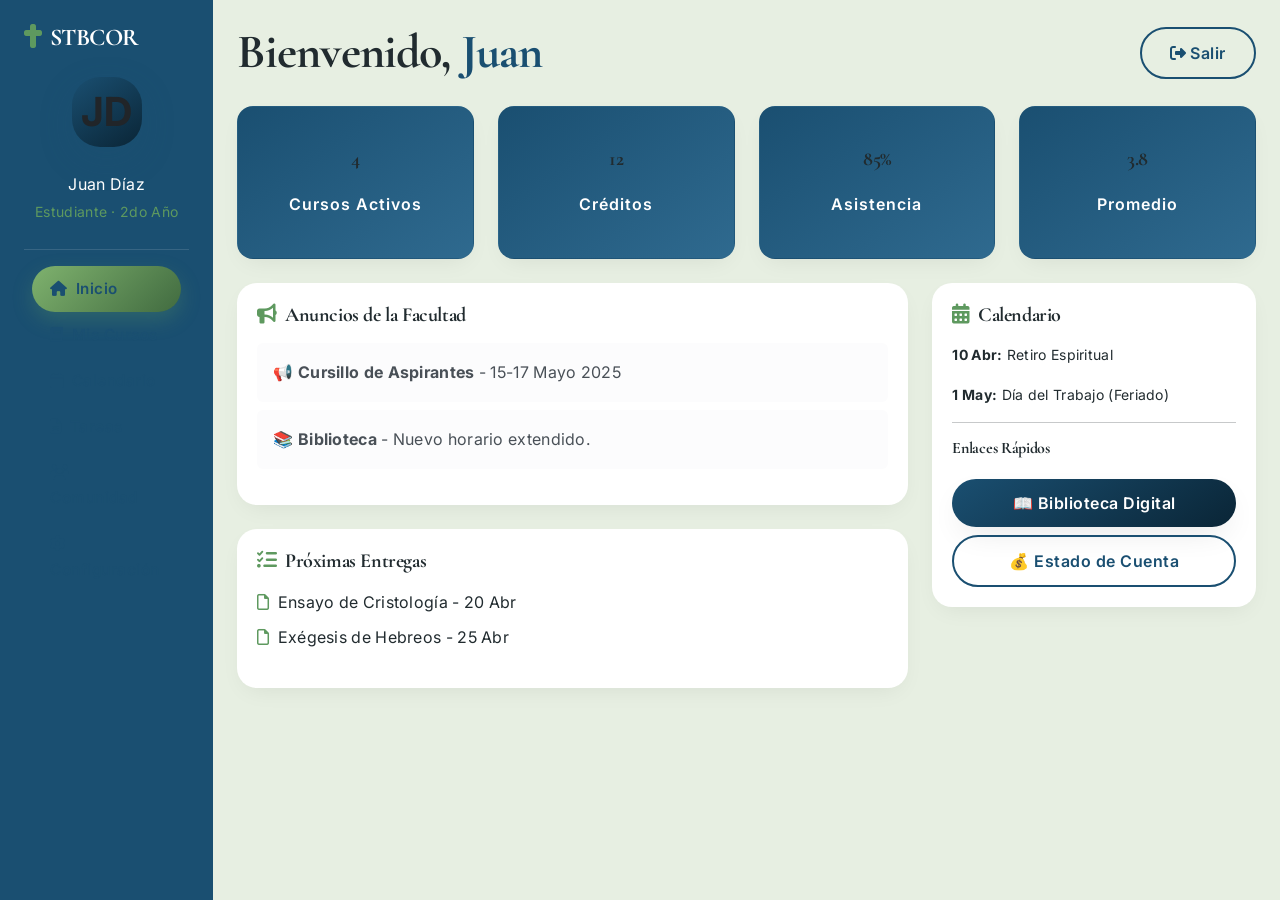
<file: dashboard.html>
<!DOCTYPE html>
<html lang="es">
<head>
  <meta charset="UTF-8">
  <meta name="viewport" content="width=device-width, initial-scale=1.0">
  <title>Dashboard · STBCOR Intranet</title>
  <!-- Favicon e iconos -->
  <link rel="icon" type="image/png" sizes="32x32" href="images/icons/favicon-32.png">
  <link rel="icon" type="image/png" href="images/icons/favicon.png">
  <link rel="apple-touch-icon" href="images/icons/icon-192x192.png">
  <meta name="theme-color" content="#1a4f71">
  <link href="https://cdn.jsdelivr.net/npm/bootstrap@5.3.0-alpha3/dist/css/bootstrap.min.css" rel="stylesheet">
  <link rel="stylesheet" href="https://cdnjs.cloudflare.com/ajax/libs/font-awesome/6.4.0/css/all.min.css">
  <link href="https://fonts.googleapis.com/css2?family=Cormorant+Garamond:wght@400;500;600;700&family=Inter&display=swap" rel="stylesheet">
  <link rel="stylesheet" href="css/main.css">

  <!-- PWA Manifest -->
<link rel="manifest" href="manifest.json">
 
  <style>
    .dashboard-sidebar { background: var(--primary-deep-teal); min-height: 100vh; }
    .dashboard-card { background: white; border-radius: 20px; padding: 20px; box-shadow: var(--shadow-soft); }
    .stat-card { background: linear-gradient(145deg, var(--primary-deep-teal), #2f6a8f); color: white; }
  </style>
</head>
<body>
  <div class="container-fluid">
    <div class="row">
      <!-- Sidebar -->
      <div class="col-md-3 col-lg-2 p-0 dashboard-sidebar">
        <div class="p-4">
          <h4 class="text-white font-serif mb-4"><i class="fas fa-cross text-gold me-2"></i>STBCOR</h4>
          <div class="text-center mb-4">
            <div class="avatar-circle mx-auto bg-gold text-dark" style="width: 70px; height: 70px;">JD</div>
            <p class="text-white mt-2 mb-0">Juan Díaz</p>
            <small class="text-gold">Estudiante · 2do Año</small>
          </div>
          <hr class="text-white-50">
          <ul class="nav flex-column">
            <li class="nav-item"><a href="#" class="nav-link text-white active"><i class="fas fa-home me-2"></i>Inicio</a></li>
            <li class="nav-item"><a href="#" class="nav-link text-white-50"><i class="fas fa-book me-2"></i>Mis Cursos</a></li>
            <li class="nav-item"><a href="#" class="nav-link text-white-50"><i class="fas fa-calendar me-2"></i>Calendario</a></li>
            <li class="nav-item"><a href="#" class="nav-link text-white-50"><i class="fas fa-file-alt me-2"></i>Tareas</a></li>
            <li class="nav-item"><a href="#" class="nav-link text-white-50"><i class="fas fa-users me-2"></i>Comunidad</a></li>
            <li class="nav-item"><a href="#" class="nav-link text-white-50"><i class="fas fa-cog me-2"></i>Configuración</a></li>
          </ul>
        </div>
      </div>
      
      <!-- Main Content -->
      <div class="col-md-9 col-lg-10 p-4 bg-light-sage" style="min-height: 100vh;">
        <div class="d-flex justify-content-between align-items-center mb-4">
          <h2 class="font-serif mb-0">Bienvenido, <span class="text-teal">Juan</span></h2>
          <a href="index.html" class="btn btn-outline-teal rounded-pill"><i class="fas fa-sign-out-alt me-1"></i>Salir</a>
        </div>
        
        <!-- Stats -->
        <div class="row g-4 mb-4">
          <div class="col-md-3"><div class="stat-card p-3 rounded-4"><h5>4</h5><p class="mb-0">Cursos Activos</p></div></div>
          <div class="col-md-3"><div class="stat-card p-3 rounded-4"><h5>12</h5><p class="mb-0">Créditos</p></div></div>
          <div class="col-md-3"><div class="stat-card p-3 rounded-4"><h5>85%</h5><p class="mb-0">Asistencia</p></div></div>
          <div class="col-md-3"><div class="stat-card p-3 rounded-4"><h5>3.8</h5><p class="mb-0">Promedio</p></div></div>
        </div>
        
        <div class="row g-4">
          <div class="col-lg-8">
            <div class="dashboard-card mb-4">
              <h5 class="font-serif mb-3"><i class="fas fa-bullhorn text-gold me-2"></i>Anuncios de la Facultad</h5>
              <div class="alert alert-light border-0 mb-2"><strong>📢 Cursillo de Aspirantes</strong> - 15-17 Mayo 2025</div>
              <div class="alert alert-light border-0"><strong>📚 Biblioteca</strong> - Nuevo horario extendido.</div>
            </div>
            <div class="dashboard-card">
              <h5 class="font-serif mb-3"><i class="fas fa-tasks text-gold me-2"></i>Próximas Entregas</h5>
              <ul class="list-unstyled">
                <li class="mb-2"><i class="far fa-file text-gold me-2"></i>Ensayo de Cristología - 20 Abr</li>
                <li class="mb-2"><i class="far fa-file text-gold me-2"></i>Exégesis de Hebreos - 25 Abr</li>
              </ul>
            </div>
          </div>
          <div class="col-lg-4">
            <div class="dashboard-card">
              <h5 class="font-serif mb-3"><i class="fas fa-calendar-alt text-gold me-2"></i>Calendario</h5>
              <p class="small"><strong>10 Abr:</strong> Retiro Espiritual</p>
              <p class="small"><strong>1 May:</strong> Día del Trabajo (Feriado)</p>
              <hr>
              <h6>Enlaces Rápidos</h6>
              <a href="#" class="btn btn-teal btn-sm w-100 mb-2 rounded-pill">📖 Biblioteca Digital</a>
              <a href="#" class="btn btn-outline-teal btn-sm w-100 rounded-pill">💰 Estado de Cuenta</a>
            </div>
          </div>
        </div>
      </div>
    </div>
  </div>

  <!-- Registrar Service Worker -->
<script>
  if ('serviceWorker' in navigator) {
    window.addEventListener('load', () => {
      navigator.serviceWorker.register('/sw.js')
        .then((registration) => {
          console.log('✅ Service Worker registrado:', registration.scope);
        })
        .catch((error) => {
          console.log('❌ Error al registrar Service Worker:', error);
        });
    });
  }
  
  // Botón de instalación (aparece automáticamente en navegadores compatibles)
  let deferredPrompt;
  window.addEventListener('beforeinstallprompt', (e) => {
    e.preventDefault();
    deferredPrompt = e;
    
    // Mostrar botón de instalación personalizado (opcional)
    const installBtn = document.getElementById('installBtn');
    if (installBtn) {
      installBtn.style.display = 'block';
      installBtn.addEventListener('click', () => {
        deferredPrompt.prompt();
        deferredPrompt.userChoice.then((choiceResult) => {
          if (choiceResult.outcome === 'accepted') {
            console.log('Usuario instaló la PWA');
          }
          deferredPrompt = null;
        });
      });
    }
  });
</script>
</body>
</html>
</file>
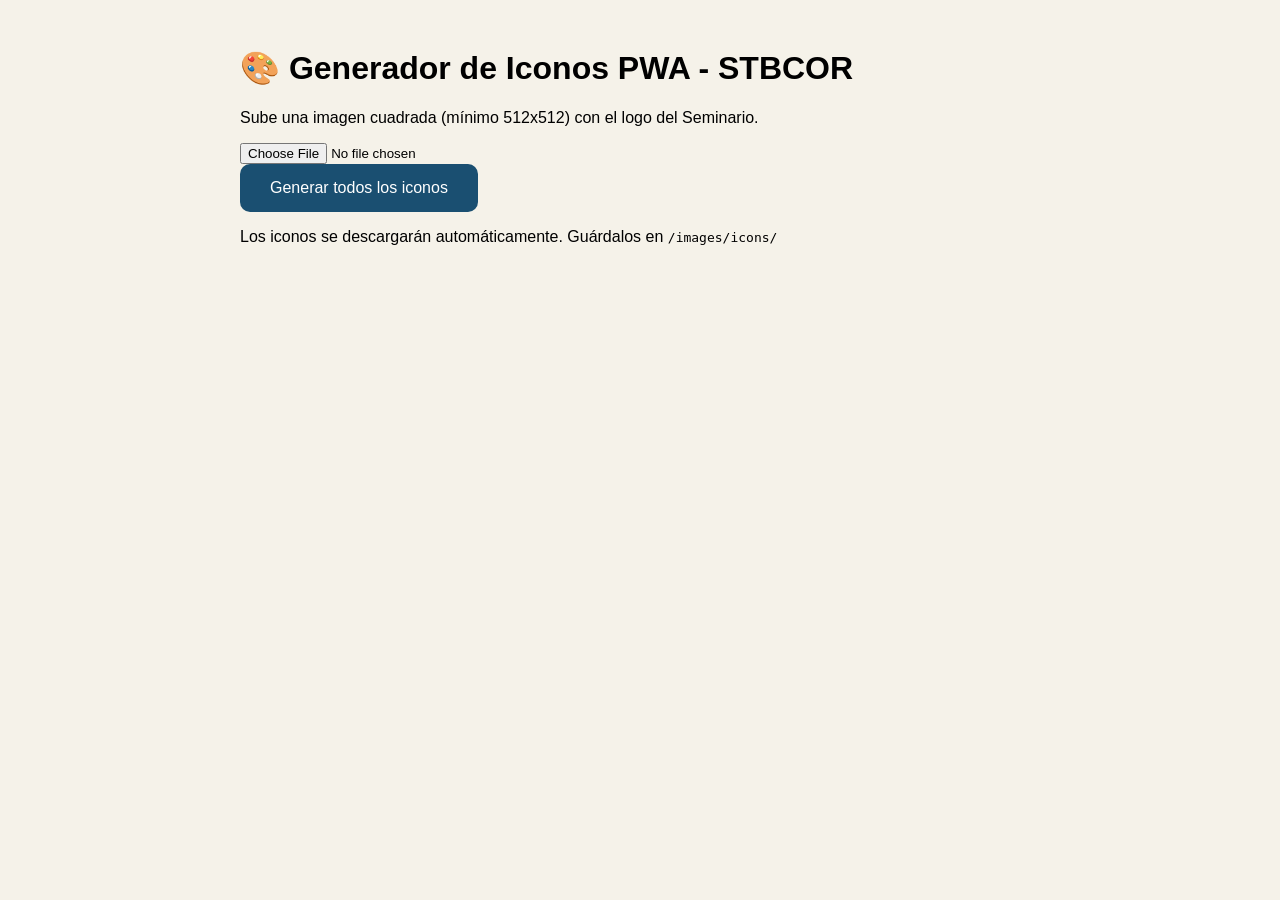
<file: generar-iconos.html>
<!DOCTYPE html>
<html lang="es">
<head>
  <meta charset="UTF-8">
  <title>Generador de Iconos PWA · STBCOR</title>
  <style>
    body { font-family: sans-serif; padding: 20px; background: #f5f2e9; }
    canvas { border: 1px solid #ddd; margin: 5px; }
    .container { max-width: 800px; margin: 0 auto; }
    button { padding: 15px 30px; font-size: 16px; background: #1a4f71; color: white; border: none; border-radius: 10px; cursor: pointer; }
  </style>
</head>
<body>
  <div class="container">
    <h1>🎨 Generador de Iconos PWA - STBCOR</h1>
    <p>Sube una imagen cuadrada (mínimo 512x512) con el logo del Seminario.</p>
    <input type="file" id="upload" accept="image/png, image/jpeg, image/svg+xml">
    
    <div id="preview"></div>
    
    <button onclick="generarIconos()">Generar todos los iconos</button>
    <p class="small">Los iconos se descargarán automáticamente. Guárdalos en <code>/images/icons/</code></p>
    
    <canvas id="canvas" style="display: none;"></canvas>
  </div>
  
  <script>
    const tamanos = [72, 96, 128, 144, 152, 192, 384, 512];
    let imagenOriginal = null;
    
    document.getElementById('upload').addEventListener('change', function(e) {
      const file = e.target.files[0];
      const reader = new FileReader();
      reader.onload = function(event) {
        const img = new Image();
        img.onload = function() {
          imagenOriginal = img;
          document.getElementById('preview').innerHTML = '<p>✅ Imagen cargada: ' + img.width + 'x' + img.height + '</p>';
        };
        img.src = event.target.result;
      };
      reader.readAsDataURL(file);
    });
    
    function generarIconos() {
      if (!imagenOriginal) {
        alert('Primero sube una imagen');
        return;
      }
      
      const canvas = document.getElementById('canvas');
      const ctx = canvas.getContext('2d');
      
      tamanos.forEach(tamano => {
        canvas.width = tamano;
        canvas.height = tamano;
        
        // Dibujar imagen
        ctx.fillStyle = '#1a4f71';
        ctx.fillRect(0, 0, tamano, tamano);
        
        // Calcular proporciones
        const size = Math.min(imagenOriginal.width, imagenOriginal.height);
        const sx = (imagenOriginal.width - size) / 2;
        const sy = (imagenOriginal.height - size) / 2;
        
        ctx.drawImage(imagenOriginal, sx, sy, size, size, 0, 0, tamano, tamano);
        
        // Agregar borde dorado
        ctx.strokeStyle = '#5e995f';
        ctx.lineWidth = tamano * 0.03;
        ctx.strokeRect(0, 0, tamano, tamano);
        
        // Descargar
        const link = document.createElement('a');
        link.download = `icon-${tamano}x${tamano}.png`;
        link.href = canvas.toDataURL('image/png');
        link.click();
      });
      
      // También generar icono maskable (con padding)
      canvas.width = 512;
      canvas.height = 512;
      ctx.fillStyle = '#1a4f71';
      ctx.fillRect(0, 0, 512, 512);
      
      const padding = 80;
      ctx.drawImage(imagenOriginal, 0, 0, imagenOriginal.width, imagenOriginal.height, padding, padding, 512 - padding*2, 512 - padding*2);
      
      ctx.strokeStyle = '#5e995f';
      ctx.lineWidth = 15;
      ctx.strokeRect(0, 0, 512, 512);
      
      const link = document.createElement('a');
      link.download = `maskable-icon.png`;
      link.href = canvas.toDataURL('image/png');
      link.click();
      
      alert('✅ Todos los iconos generados. Guarda la carpeta en /images/icons/');
    }
  </script>
</body>
</html>
</file>
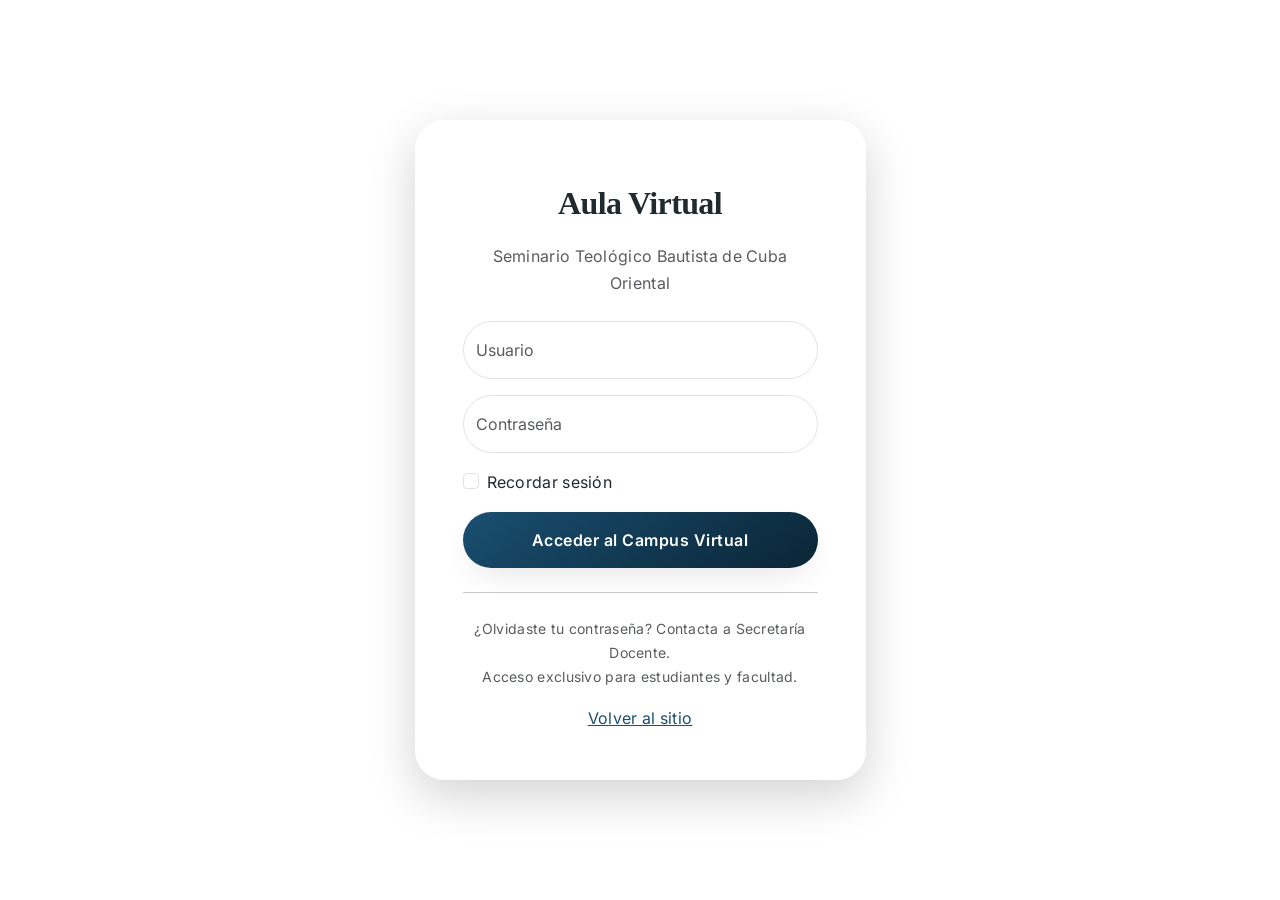
<file: login-intranet.html>
<!DOCTYPE html>
<html lang="es">
<head>
  <meta charset="UTF-8">
  <meta name="viewport" content="width=device-width, initial-scale=1.0">
  <title>Aula Virtual · STBCOR</title>
  <link href="https://cdn.jsdelivr.net/npm/bootstrap@5.3.0-alpha3/dist/css/bootstrap.min.css" rel="stylesheet">
  <link rel="stylesheet" href="css/main.css">
  <link href="https://fonts.googleapis.com/css2?family=Inter&display=swap" rel="stylesheet">

  <!-- PWA Manifest -->
<link rel="manifest" href="manifest.json">
<meta name="theme-color" content="#1a4f71">
<meta name="apple-mobile-web-app-capable" content="yes">
<meta name="apple-mobile-web-app-status-bar-style" content="black-translucent">
<meta name="apple-mobile-web-app-title" content="STBCOR">
<link rel="icon" type="image/png" sizes="32x32" href="images/icons/favicon-32.png">
<link rel="apple-touch-icon" href="images/icons/icon-192x192.png">

  <style>
    body { background: url('https://images.pexels.com/photos/261763/pexels-photo-261763.jpeg?auto=compress&cs=tinysrgb&w=1920') center/cover fixed; }
    .login-card { background: rgba(255,255,255,0.9); backdrop-filter: blur(10px); border-radius: 30px; }
  </style>
</head>
<body class="d-flex align-items-center min-vh-100">
  <div class="container">
    <div class="row justify-content-center">
      <div class="col-md-6 col-lg-5">
        <div class="login-card p-5 shadow-lg">
          <div class="text-center mb-4">
            <i class="fas fa-cross fa-3x text-gold"></i>
            <h3 class="font-serif mt-3">Aula Virtual</h3>
            <p class="text-muted">Seminario Teológico Bautista de Cuba Oriental</p>
          </div>
          <form>
            <div class="mb-3"><input type="text" class="form-control rounded-pill py-3" placeholder="Usuario"></div>
            <div class="mb-3"><input type="password" class="form-control rounded-pill py-3" placeholder="Contraseña"></div>
            <div class="mb-3 form-check"><input type="checkbox" class="form-check-input" id="remember"><label class="form-check-label" for="remember">Recordar sesión</label></div>
            <button type="submit" class="btn btn-teal w-100 rounded-pill py-3">Acceder al Campus Virtual</button>
          </form>
          <hr class="my-4">
          <p class="small text-center text-muted">¿Olvidaste tu contraseña? Contacta a Secretaría Docente.<br>Acceso exclusivo para estudiantes y facultad.</p>
          <div class="text-center"><a href="index.html" class="text-teal"><i class="fas fa-arrow-left"></i> Volver al sitio</a></div>
        </div>
      </div>
    </div>
  </div>
  <!-- Registrar Service Worker -->
<script>
  if ('serviceWorker' in navigator) {
    window.addEventListener('load', () => {
      navigator.serviceWorker.register('/sw.js')
        .then((registration) => {
          console.log('✅ Service Worker registrado:', registration.scope);
        })
        .catch((error) => {
          console.log('❌ Error al registrar Service Worker:', error);
        });
    });
  }
  
  // Botón de instalación (aparece automáticamente en navegadores compatibles)
  let deferredPrompt;
  window.addEventListener('beforeinstallprompt', (e) => {
    e.preventDefault();
    deferredPrompt = e;
    
    // Mostrar botón de instalación personalizado (opcional)
    const installBtn = document.getElementById('installBtn');
    if (installBtn) {
      installBtn.style.display = 'block';
      installBtn.addEventListener('click', () => {
        deferredPrompt.prompt();
        deferredPrompt.userChoice.then((choiceResult) => {
          if (choiceResult.outcome === 'accepted') {
            console.log('Usuario instaló la PWA');
          }
          deferredPrompt = null;
        });
      });
    }
  });
</script>
</body>
</html>
</file>
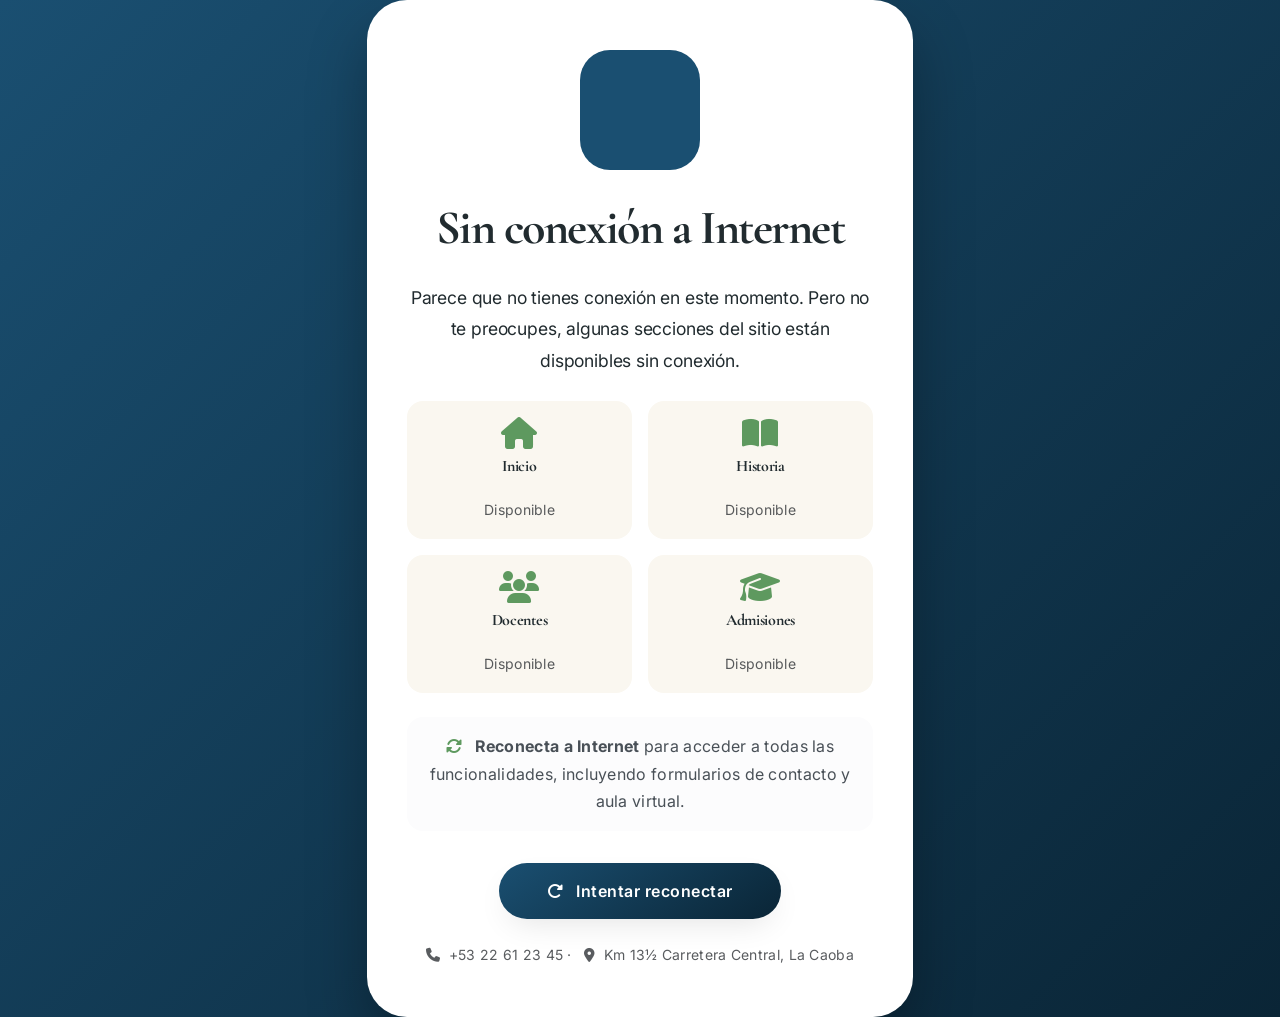
<file: offline.html>
<!DOCTYPE html>
<html lang="es">
<head>
  <meta charset="UTF-8">
  <meta name="viewport" content="width=device-width, initial-scale=1.0">
  <title>Sin conexión · STBCOR</title>
  <link href="https://cdn.jsdelivr.net/npm/bootstrap@5.3.0-alpha3/dist/css/bootstrap.min.css" rel="stylesheet">
  <link rel="stylesheet" href="https://cdnjs.cloudflare.com/ajax/libs/font-awesome/6.4.0/css/all.min.css">
  <link href="https://fonts.googleapis.com/css2?family=Cormorant+Garamond:wght@400;500;600;700&family=Inter&display=swap" rel="stylesheet">
  <link rel="stylesheet" href="css/main.css">
  <style>
    body {
      background: linear-gradient(135deg, var(--primary-deep-teal) 0%, #0a2536 100%);
      min-height: 100vh;
      display: flex;
      align-items: center;
      font-family: 'Inter', sans-serif;
    }
    .offline-card {
      background: white;
      border-radius: 40px;
      padding: 50px 40px;
      box-shadow: 0 30px 60px rgba(0,0,0,0.3);
      text-align: center;
    }
    .offline-icon {
      width: 120px;
      height: 120px;
      background: var(--primary-deep-teal);
      border-radius: 30px;
      display: flex;
      align-items: center;
      justify-content: center;
      margin: 0 auto 30px;
    }
  </style>
</head>
<body>
  <div class="container">
    <div class="row justify-content-center">
      <div class="col-md-8 col-lg-6">
        <div class="offline-card">
          <div class="offline-icon">
            <i class="fas fa-wifi-slash fa-4x text-gold"></i>
          </div>
          
          <h1 class="display-5 font-serif mb-4">Sin conexión a Internet</h1>
          
          <p class="lead mb-4">Parece que no tienes conexión en este momento. Pero no te preocupes, algunas secciones del sitio están disponibles sin conexión.</p>
          
          <div class="row g-3 mb-4">
            <div class="col-6">
              <div class="p-3 bg-cream rounded-4">
                <i class="fas fa-home fa-2x text-gold mb-2"></i>
                <h6>Inicio</h6>
                <small class="text-muted">Disponible</small>
              </div>
            </div>
            <div class="col-6">
              <div class="p-3 bg-cream rounded-4">
                <i class="fas fa-book-open fa-2x text-gold mb-2"></i>
                <h6>Historia</h6>
                <small class="text-muted">Disponible</small>
              </div>
            </div>
            <div class="col-6">
              <div class="p-3 bg-cream rounded-4">
                <i class="fas fa-users fa-2x text-gold mb-2"></i>
                <h6>Docentes</h6>
                <small class="text-muted">Disponible</small>
              </div>
            </div>
            <div class="col-6">
              <div class="p-3 bg-cream rounded-4">
                <i class="fas fa-graduation-cap fa-2x text-gold mb-2"></i>
                <h6>Admisiones</h6>
                <small class="text-muted">Disponible</small>
              </div>
            </div>
          </div>
          
          <div class="alert alert-light border-0 rounded-4">
            <i class="fas fa-sync-alt text-gold me-2"></i>
            <strong>Reconecta a Internet</strong> para acceder a todas las funcionalidades, incluyendo formularios de contacto y aula virtual.
          </div>
          
          <button class="btn btn-teal rounded-pill px-5 py-3 mt-3" onclick="window.location.reload()">
            <i class="fas fa-redo-alt me-2"></i> Intentar reconectar
          </button>
          
          <p class="small text-muted mt-4 mb-0">
            <i class="fas fa-phone me-1"></i> +53 22 61 23 45 · 
            <i class="fas fa-map-marker-alt ms-2 me-1"></i> Km 13½ Carretera Central, La Caoba
          </p>
        </div>
      </div>
    </div>
  </div>
</body>
</html>
</file>
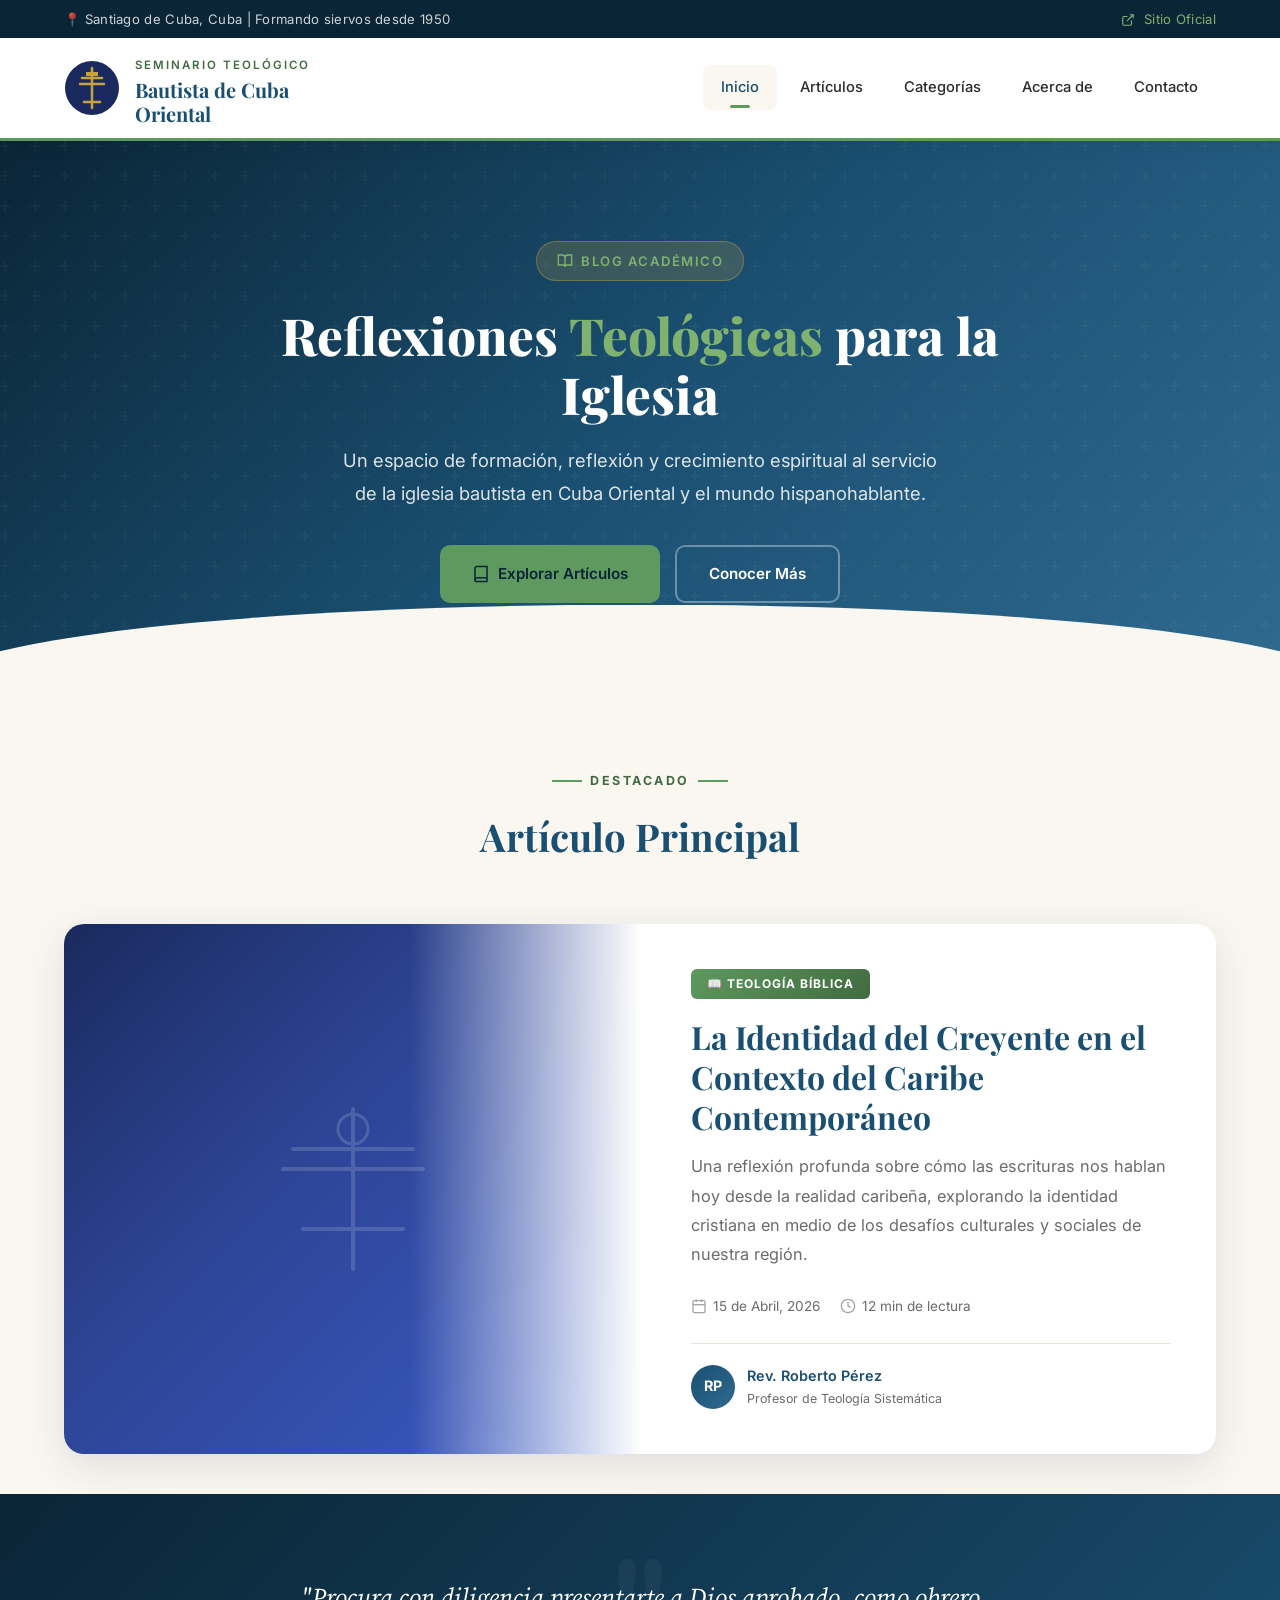
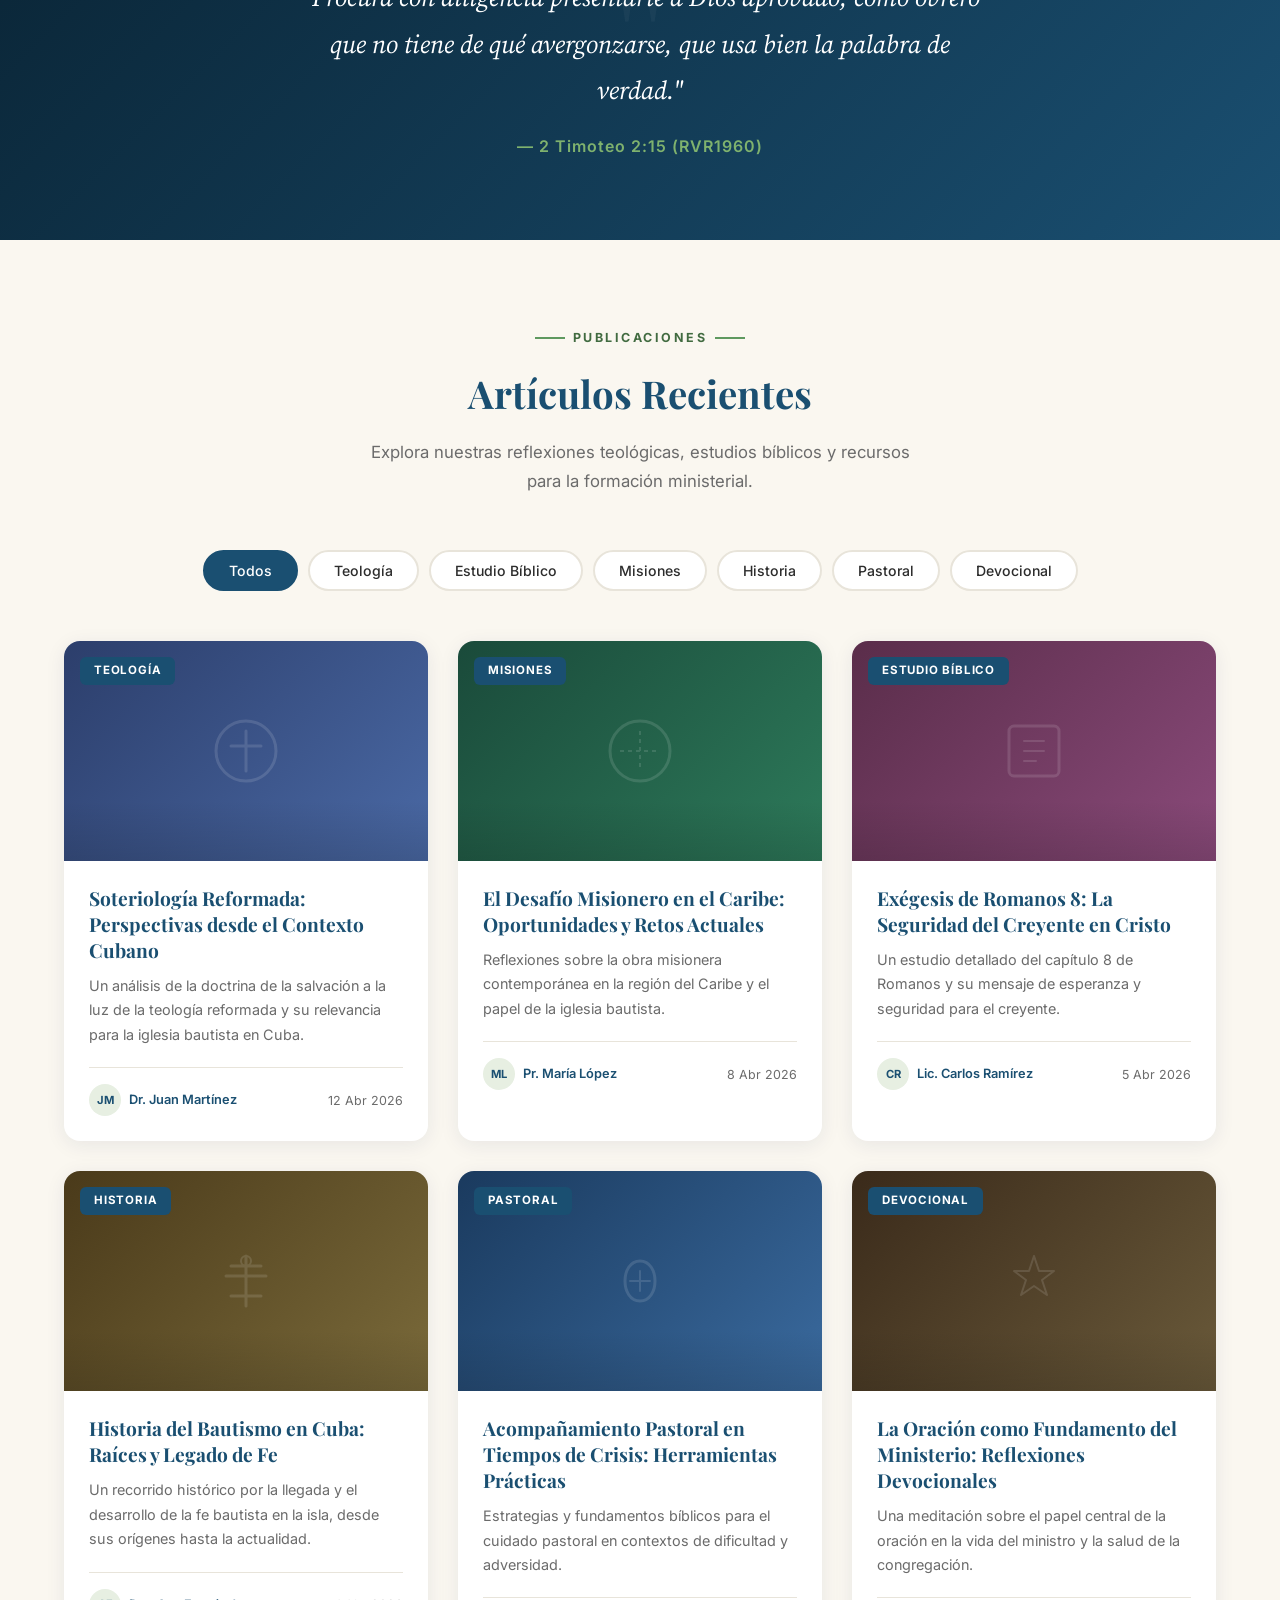
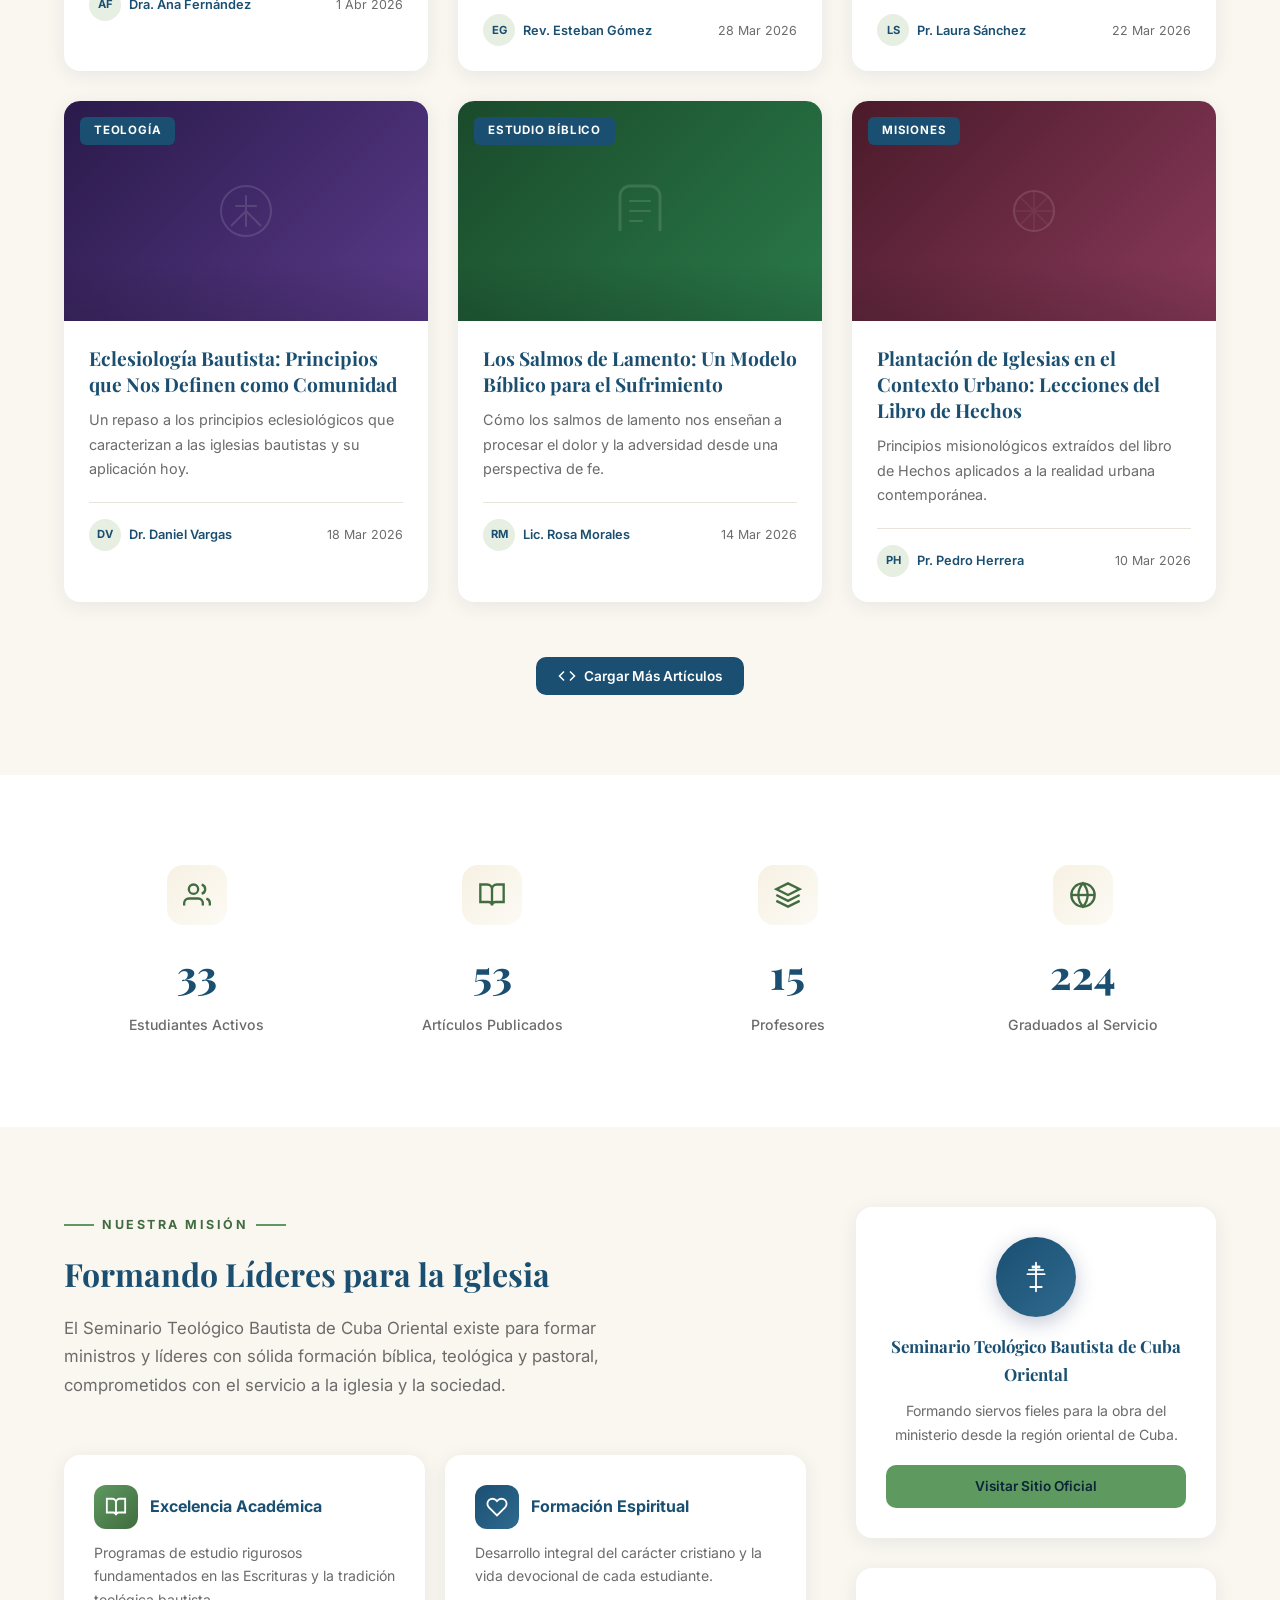
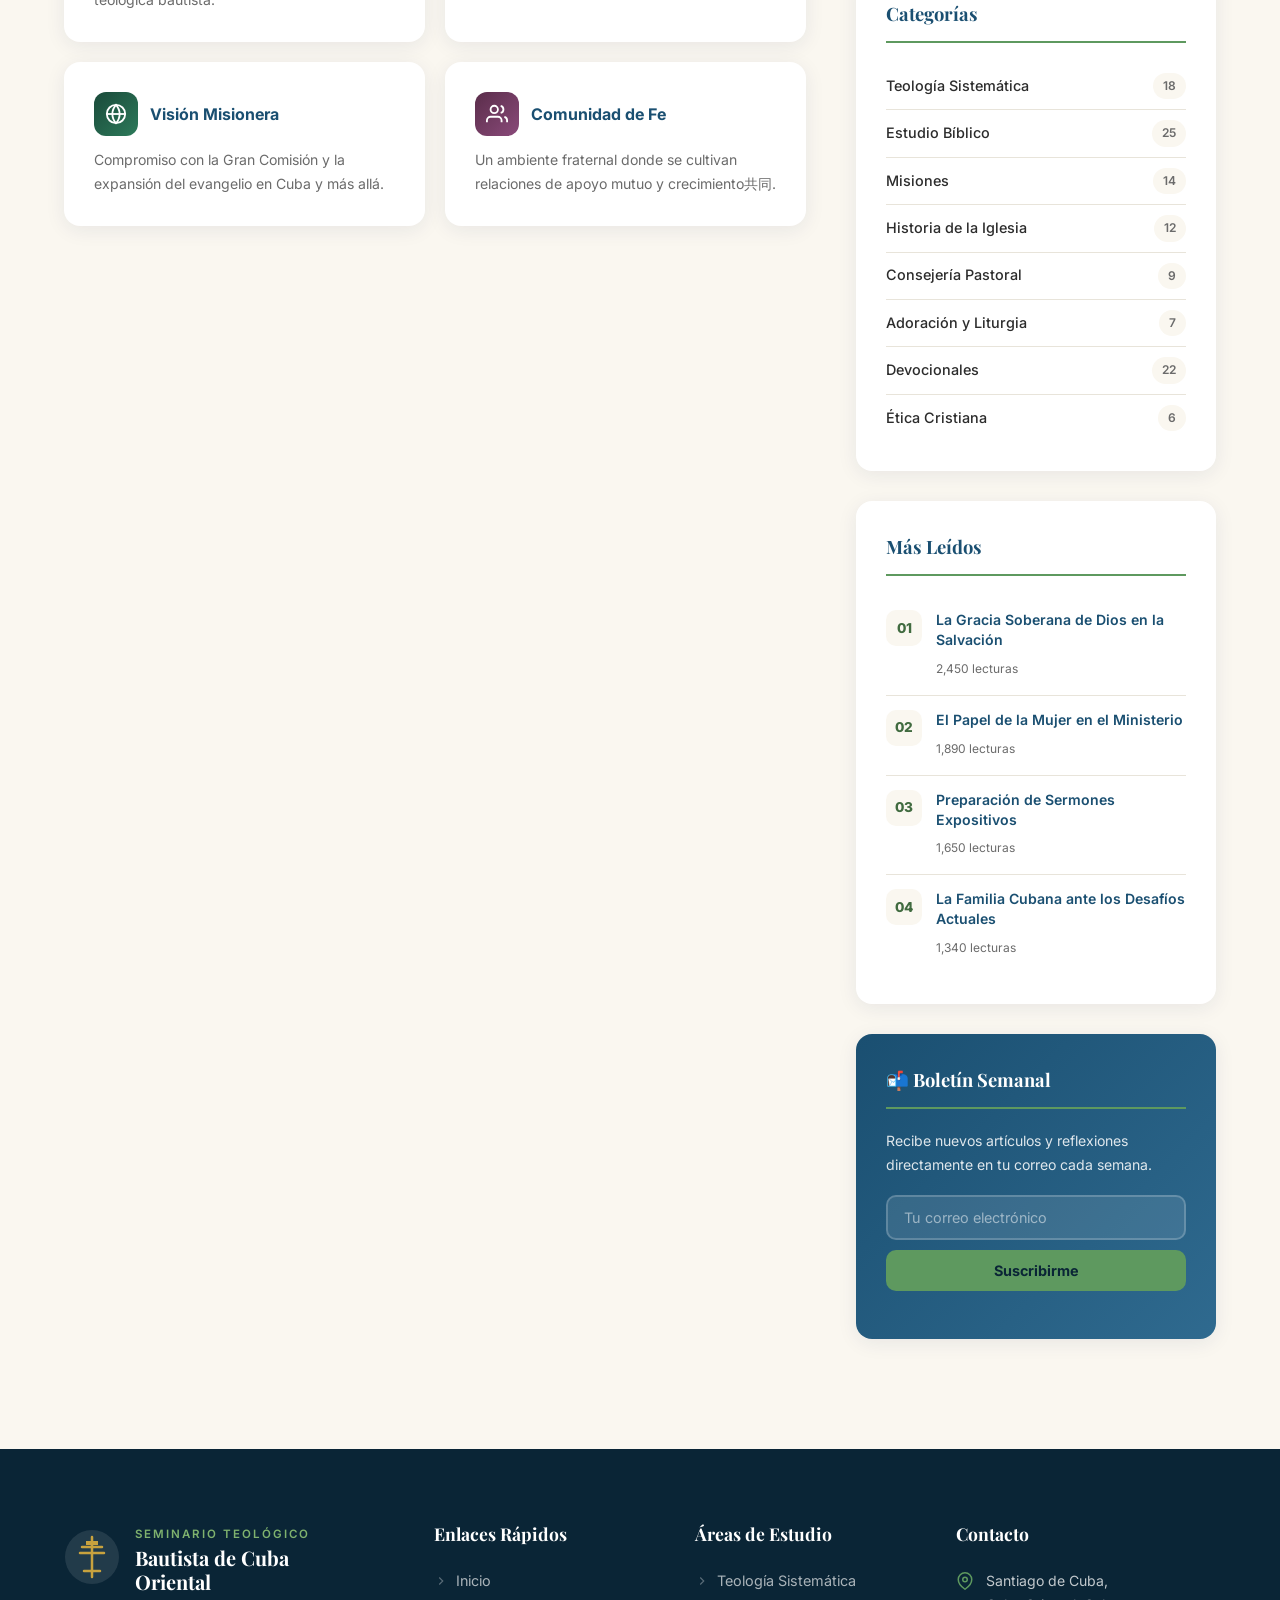
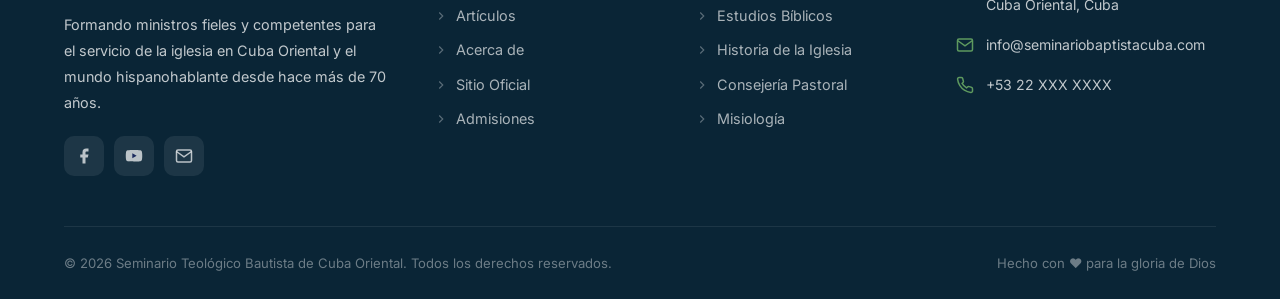
<file: Blog/blog.html>
<!DOCTYPE html>
<html lang="es">
<head>
    <meta charset="UTF-8">
    <meta name="viewport" content="width=device-width, initial-scale=1.0">
    <title>Blog | Seminario Teológico Bautista de Cuba Oriental</title>
    <link rel="icon" type="image/png" sizes="32x32" href="../images/icons/favicon-32.png">
    <link rel="apple-touch-icon" href="../images/icons/icon-192x192.png">
    <meta name="theme-color" content="#1a4f71">
    <link href="https://fonts.googleapis.com/css2?family=Playfair+Display:wght@400;600;700;800;900&family=Inter:wght@300;400;500;600;700&family=Source+Serif+4:wght@400;500;600;700&display=swap" rel="stylesheet">
    <style>
        :root {
            --primary: #1a4f71;
            --primary-light: #2f6a8f;
            --primary-dark: #0a2536;
            --gold: #5e995f;
            --gold-light: #7fb26e;
            --gold-dark: #416b40;
            --cream: #faf7f0;
            --cream-dark: #e7efe2;
            --text: #2c2c2c;
            --text-light: #6b6b6b;
            --white: #ffffff;
            --border: #e8e4da;
            --shadow: 0 4px 20px rgba(26,42,94,0.08);
            --shadow-lg: 0 12px 40px rgba(26,42,94,0.12);
            --radius: 12px;
            --transition: all 0.3s cubic-bezier(0.4, 0, 0.2, 1);
        }

        * { margin: 0; padding: 0; box-sizing: border-box; }

        html { scroll-behavior: smooth; }

        body {
            font-family: 'Inter', sans-serif;
            background: var(--cream);
            color: var(--text);
            line-height: 1.7;
            overflow-x: hidden;
        }

        /* Scrollbar */
        ::-webkit-scrollbar { width: 8px; }
        ::-webkit-scrollbar-track { background: var(--cream-dark); }
        ::-webkit-scrollbar-thumb { background: var(--gold); border-radius: 4px; }
        ::-webkit-scrollbar-thumb:hover { background: var(--gold-dark); }

        /* ===== TOP BAR ===== */
        .top-bar {
            background: var(--primary-dark);
            color: rgba(255,255,255,0.8);
            padding: 8px 0;
            font-size: 0.82rem;
            letter-spacing: 0.3px;
        }

        .top-bar .container {
            display: flex;
            justify-content: space-between;
            align-items: center;
        }

        .top-bar a {
            color: var(--gold-light);
            text-decoration: none;
            transition: var(--transition);
        }

        .top-bar a:hover { color: var(--white); }

        .top-bar-links {
            display: flex;
            gap: 20px;
            align-items: center;
        }

        .top-bar-links svg { width: 14px; height: 14px; margin-right: 5px; vertical-align: middle; }

        /* ===== HEADER ===== */
        header {
            background: var(--white);
            border-bottom: 3px solid var(--gold);
            position: sticky;
            top: 0;
            z-index: 1000;
            box-shadow: 0 2px 20px rgba(0,0,0,0.06);
        }

        .header-inner {
            display: flex;
            justify-content: space-between;
            align-items: center;
            padding: 12px 0;
        }

        .logo-area {
            display: flex;
            align-items: center;
            gap: 15px;
            text-decoration: none;
            color: var(--primary);
        }

        .logo-icon {
            width: 56px;
            height: 56px;
            position: relative;
        }

        .logo-text h1 {
            font-family: 'Playfair Display', serif;
            font-size: 1.25rem;
            font-weight: 700;
            line-height: 1.2;
            color: var(--primary);
        }

        .logo-text span {
            font-size: 0.72rem;
            color: var(--gold-dark);
            letter-spacing: 2px;
            text-transform: uppercase;
            font-weight: 600;
        }

        nav { display: flex; align-items: center; gap: 5px; }

        nav a {
            text-decoration: none;
            color: var(--text);
            padding: 10px 18px;
            border-radius: 8px;
            font-weight: 500;
            font-size: 0.92rem;
            transition: var(--transition);
            position: relative;
        }

        nav a:hover, nav a.active {
            background: var(--cream);
            color: var(--primary);
        }

        nav a.active::after {
            content: '';
            position: absolute;
            bottom: 2px;
            left: 50%;
            transform: translateX(-50%);
            width: 20px;
            height: 3px;
            background: var(--gold);
            border-radius: 2px;
        }

        .mobile-toggle {
            display: none;
            background: none;
            border: none;
            cursor: pointer;
            padding: 8px;
            border-radius: 8px;
            transition: var(--transition);
        }

        .mobile-toggle:hover { background: var(--cream); }

        .hamburger {
            display: flex;
            flex-direction: column;
            gap: 5px;
        }

        .hamburger span {
            width: 24px;
            height: 2.5px;
            background: var(--primary);
            border-radius: 2px;
            transition: var(--transition);
        }

        /* ===== HERO ===== */
        .hero {
            background: linear-gradient(135deg, var(--primary-dark) 0%, var(--primary) 50%, var(--primary-light) 100%);
            color: var(--white);
            padding: 100px 0 80px;
            position: relative;
            overflow: hidden;
        }

        .hero::before {
            content: '';
            position: absolute;
            top: 0; left: 0; right: 0; bottom: 0;
            background: url("data:image/svg+xml,%3Csvg width='60' height='60' viewBox='0 0 60 60' xmlns='http://www.w3.org/2000/svg'%3E%3Cg fill='none' fill-rule='evenodd'%3E%3Cg fill='%23ffffff' fill-opacity='0.03'%3E%3Cpath d='M36 34v-4h-2v4h-4v2h4v4h2v-4h4v-2h-4zm0-30V0h-2v4h-4v2h4v4h2V6h4V4h-4zM6 34v-4H4v4H0v2h4v4h2v-4h4v-2H6zM6 4V0H4v4H0v2h4v4h2V6h4V4H6z'/%3E%3C/g%3E%3C/g%3E%3C/svg%3E");
        }

        .hero::after {
            content: '';
            position: absolute;
            bottom: -2px;
            left: 0;
            right: 0;
            height: 80px;
            background: var(--cream);
            clip-path: ellipse(55% 100% at 50% 100%);
        }

        .hero-content {
            position: relative;
            z-index: 2;
            text-align: center;
            max-width: 750px;
            margin: 0 auto;
        }

        .hero-badge {
            display: inline-flex;
            align-items: center;
            gap: 8px;
            background: rgba(200,162,62,0.2);
            border: 1px solid rgba(200,162,62,0.4);
            padding: 8px 20px;
            border-radius: 50px;
            font-size: 0.82rem;
            font-weight: 600;
            letter-spacing: 1.5px;
            text-transform: uppercase;
            color: var(--gold-light);
            margin-bottom: 25px;
        }

        .hero-badge svg { width: 16px; height: 16px; }

        .hero h2 {
            font-family: 'Playfair Display', serif;
            font-size: 3.2rem;
            font-weight: 800;
            line-height: 1.15;
            margin-bottom: 20px;
        }

        .hero h2 .accent { color: var(--gold-light); }

        .hero p {
            font-size: 1.15rem;
            opacity: 0.85;
            line-height: 1.8;
            max-width: 600px;
            margin: 0 auto 35px;
        }

        .hero-actions {
            display: flex;
            gap: 15px;
            justify-content: center;
            flex-wrap: wrap;
        }

        /* ===== BUTTONS ===== */
        .btn {
            display: inline-flex;
            align-items: center;
            gap: 8px;
            padding: 14px 32px;
            border-radius: 10px;
            font-weight: 600;
            font-size: 0.95rem;
            text-decoration: none;
            transition: var(--transition);
            cursor: pointer;
            border: none;
            font-family: 'Inter', sans-serif;
        }

        .btn svg { width: 18px; height: 18px; }

        .btn-primary {
            background: var(--gold);
            color: var(--primary-dark);
        }

        .btn-primary:hover {
            background: var(--gold-light);
            transform: translateY(-2px);
            box-shadow: 0 8px 25px rgba(200,162,62,0.35);
        }

        .btn-outline {
            background: transparent;
            color: var(--white);
            border: 2px solid rgba(255,255,255,0.35);
        }

        .btn-outline:hover {
            background: rgba(255,255,255,0.1);
            border-color: rgba(255,255,255,0.6);
            transform: translateY(-2px);
        }

        .btn-dark {
            background: var(--primary);
            color: var(--white);
        }

        .btn-dark:hover {
            background: var(--primary-light);
            transform: translateY(-2px);
            box-shadow: var(--shadow-lg);
        }

        .btn-sm { padding: 10px 22px; font-size: 0.85rem; }

        /* ===== CONTAINER ===== */
        .container {
            max-width: 1200px;
            margin: 0 auto;
            padding: 0 24px;
        }

        /* ===== SECTIONS ===== */
        section { padding: 80px 0; }

        .section-header {
            text-align: center;
            margin-bottom: 55px;
        }

        .section-label {
            display: inline-flex;
            align-items: center;
            gap: 8px;
            font-size: 0.78rem;
            font-weight: 700;
            letter-spacing: 2.5px;
            text-transform: uppercase;
            color: var(--gold-dark);
            margin-bottom: 12px;
        }

        .section-label::before, .section-label::after {
            content: '';
            width: 30px;
            height: 1.5px;
            background: var(--gold);
        }

        .section-header h2 {
            font-family: 'Playfair Display', serif;
            font-size: 2.4rem;
            font-weight: 700;
            color: var(--primary);
            margin-bottom: 12px;
        }

        .section-header p {
            color: var(--text-light);
            max-width: 550px;
            margin: 0 auto;
            font-size: 1.05rem;
        }

        /* ===== FEATURED POST ===== */
        .featured-section { padding-bottom: 40px; }

        .featured-post {
            display: grid;
            grid-template-columns: 1.1fr 1fr;
            gap: 50px;
            align-items: center;
            background: var(--white);
            border-radius: 20px;
            overflow: hidden;
            box-shadow: var(--shadow-lg);
            transition: var(--transition);
        }

        .featured-post:hover { box-shadow: 0 20px 60px rgba(26,42,94,0.15); }

        .featured-img {
            height: 100%;
            min-height: 420px;
            background-size: cover;
            background-position: center;
            position: relative;
        }

        .featured-img::after {
            content: '';
            position: absolute;
            inset: 0;
            background: linear-gradient(90deg, transparent 60%, var(--white) 100%);
        }

        .featured-body {
            padding: 45px 45px 45px 0;
        }

        .featured-tag {
            display: inline-block;
            background: linear-gradient(135deg, var(--gold), var(--gold-dark));
            color: var(--white);
            padding: 5px 16px;
            border-radius: 6px;
            font-size: 0.75rem;
            font-weight: 700;
            letter-spacing: 1px;
            text-transform: uppercase;
            margin-bottom: 18px;
        }

        .featured-body h3 {
            font-family: 'Playfair Display', serif;
            font-size: 2rem;
            font-weight: 700;
            color: var(--primary);
            line-height: 1.25;
            margin-bottom: 15px;
        }

        .featured-body .excerpt {
            color: var(--text-light);
            margin-bottom: 25px;
            font-size: 1.02rem;
            line-height: 1.8;
        }

        .post-meta {
            display: flex;
            align-items: center;
            gap: 20px;
            font-size: 0.85rem;
            color: var(--text-light);
            margin-bottom: 25px;
        }

        .post-meta-item {
            display: flex;
            align-items: center;
            gap: 6px;
        }

        .post-meta-item svg { width: 16px; height: 16px; opacity: 0.6; }

        .author-info {
            display: flex;
            align-items: center;
            gap: 12px;
            padding-top: 20px;
            border-top: 1px solid var(--border);
        }

        .author-avatar {
            width: 44px;
            height: 44px;
            border-radius: 50%;
            background: linear-gradient(135deg, var(--primary), var(--primary-light));
            display: flex;
            align-items: center;
            justify-content: center;
            color: var(--white);
            font-weight: 700;
            font-size: 0.9rem;
        }

        .author-details .name {
            font-weight: 600;
            font-size: 0.9rem;
            color: var(--primary);
        }

        .author-details .role {
            font-size: 0.78rem;
            color: var(--text-light);
        }

        /* ===== CATEGORIES ===== */
        .categories-bar {
            display: flex;
            gap: 10px;
            justify-content: center;
            flex-wrap: wrap;
            margin-bottom: 50px;
        }

        .cat-btn {
            padding: 10px 24px;
            border-radius: 50px;
            border: 2px solid var(--border);
            background: var(--white);
            color: var(--text);
            font-weight: 500;
            font-size: 0.88rem;
            cursor: pointer;
            transition: var(--transition);
            font-family: 'Inter', sans-serif;
        }

        .cat-btn:hover, .cat-btn.active {
            border-color: var(--primary);
            background: var(--primary);
            color: var(--white);
        }

        /* ===== BLOG GRID ===== */
        .blog-grid {
            display: grid;
            grid-template-columns: repeat(3, 1fr);
            gap: 30px;
        }

        .blog-card {
            background: var(--white);
            border-radius: 16px;
            overflow: hidden;
            box-shadow: var(--shadow);
            transition: var(--transition);
            cursor: pointer;
        }

        .blog-card:hover {
            transform: translateY(-8px);
            box-shadow: var(--shadow-lg);
        }

        .card-img {
            height: 220px;
            background-size: cover;
            background-position: center;
            position: relative;
            overflow: hidden;
        }

        .card-img::after {
            content: '';
            position: absolute;
            bottom: 0;
            left: 0;
            right: 0;
            height: 60px;
            background: linear-gradient(transparent, rgba(0,0,0,0.15));
        }

        .card-category {
            position: absolute;
            top: 16px;
            left: 16px;
            background: var(--primary);
            color: var(--white);
            padding: 4px 14px;
            border-radius: 6px;
            font-size: 0.72rem;
            font-weight: 700;
            letter-spacing: 0.8px;
            text-transform: uppercase;
            z-index: 2;
        }

        .card-body { padding: 25px; }

        .card-body h3 {
            font-family: 'Playfair Display', serif;
            font-size: 1.2rem;
            font-weight: 700;
            color: var(--primary);
            line-height: 1.35;
            margin-bottom: 10px;
            transition: var(--transition);
        }

        .blog-card:hover .card-body h3 { color: var(--primary-light); }

        .card-body .excerpt {
            font-size: 0.9rem;
            color: var(--text-light);
            line-height: 1.7;
            margin-bottom: 20px;
            display: -webkit-box;
            -webkit-line-clamp: 3;
            -webkit-box-orient: vertical;
            overflow: hidden;
        }

        .card-footer {
            display: flex;
            justify-content: space-between;
            align-items: center;
            padding-top: 16px;
            border-top: 1px solid var(--border);
        }

        .card-footer .author-sm {
            display: flex;
            align-items: center;
            gap: 8px;
        }

        .card-footer .avatar-sm {
            width: 32px;
            height: 32px;
            border-radius: 50%;
            background: var(--cream-dark);
            display: flex;
            align-items: center;
            justify-content: center;
            font-size: 0.7rem;
            font-weight: 700;
            color: var(--primary);
        }

        .card-footer .author-name {
            font-size: 0.8rem;
            font-weight: 600;
            color: var(--primary);
        }

        .card-footer .date {
            font-size: 0.78rem;
            color: var(--text-light);
        }

        /* ===== LOAD MORE ===== */
        .load-more-area {
            text-align: center;
            margin-top: 55px;
        }

        /* ===== SIDEBAR LAYOUT ===== */
        .content-layout {
            display: grid;
            grid-template-columns: 1fr 360px;
            gap: 50px;
            align-items: start;
        }

        .sidebar {
            position: sticky;
            top: 100px;
        }

        .sidebar-widget {
            background: var(--white);
            border-radius: 16px;
            padding: 30px;
            margin-bottom: 30px;
            box-shadow: var(--shadow);
        }

        .widget-title {
            font-family: 'Playfair Display', serif;
            font-size: 1.15rem;
            font-weight: 700;
            color: var(--primary);
            margin-bottom: 20px;
            padding-bottom: 12px;
            border-bottom: 2px solid var(--gold);
        }

        /* About Widget */
        .about-widget {
            text-align: center;
        }

        .about-widget-logo {
            width: 80px;
            height: 80px;
            margin: 0 auto 15px;
            background: linear-gradient(135deg, var(--primary), var(--primary-light));
            border-radius: 50%;
            display: flex;
            align-items: center;
            justify-content: center;
            box-shadow: 0 6px 20px rgba(26,42,94,0.25);
        }

        .about-widget-logo svg { width: 40px; height: 40px; }

        .about-widget h4 {
            font-family: 'Playfair Display', serif;
            font-size: 1.05rem;
            color: var(--primary);
            margin-bottom: 10px;
        }

        .about-widget p {
            font-size: 0.88rem;
            color: var(--text-light);
            line-height: 1.7;
            margin-bottom: 18px;
        }

        /* Categories Widget */
        .cat-list { list-style: none; }

        .cat-list li {
            padding: 10px 0;
            border-bottom: 1px solid var(--border);
            display: flex;
            justify-content: space-between;
            align-items: center;
        }

        .cat-list li:last-child { border-bottom: none; }

        .cat-list li a {
            color: var(--text);
            text-decoration: none;
            font-size: 0.9rem;
            font-weight: 500;
            transition: var(--transition);
        }

        .cat-list li a:hover { color: var(--primary); }

        .cat-count {
            background: var(--cream);
            color: var(--text-light);
            font-size: 0.75rem;
            font-weight: 600;
            padding: 3px 10px;
            border-radius: 50px;
        }

        /* Newsletter Widget */
        .newsletter-widget {
            background: linear-gradient(135deg, var(--primary), var(--primary-light));
            color: var(--white);
        }

        .newsletter-widget .widget-title {
            color: var(--white);
            border-bottom-color: var(--gold);
        }

        .newsletter-widget p {
            font-size: 0.88rem;
            opacity: 0.85;
            margin-bottom: 18px;
        }

        .newsletter-form { display: flex; flex-direction: column; gap: 10px; }

        .newsletter-form input {
            padding: 12px 16px;
            border-radius: 10px;
            border: 2px solid rgba(255,255,255,0.2);
            background: rgba(255,255,255,0.1);
            color: var(--white);
            font-size: 0.9rem;
            font-family: 'Inter', sans-serif;
            transition: var(--transition);
        }

        .newsletter-form input::placeholder { color: rgba(255,255,255,0.5); }

        .newsletter-form input:focus {
            outline: none;
            border-color: var(--gold);
            background: rgba(255,255,255,0.15);
        }

        .newsletter-form button {
            padding: 12px;
            border-radius: 10px;
            border: none;
            background: var(--gold);
            color: var(--primary-dark);
            font-weight: 700;
            font-size: 0.9rem;
            cursor: pointer;
            transition: var(--transition);
            font-family: 'Inter', sans-serif;
        }

        .newsletter-form button:hover {
            background: var(--gold-light);
            transform: translateY(-2px);
        }

        /* Popular Posts Widget */
        .popular-item {
            display: flex;
            gap: 14px;
            padding: 14px 0;
            border-bottom: 1px solid var(--border);
        }

        .popular-item:last-child { border-bottom: none; }

        .popular-num {
            width: 36px;
            height: 36px;
            border-radius: 10px;
            background: var(--cream);
            color: var(--gold-dark);
            font-weight: 800;
            font-size: 0.85rem;
            display: flex;
            align-items: center;
            justify-content: center;
            flex-shrink: 0;
        }

        .popular-info h5 {
            font-size: 0.88rem;
            font-weight: 600;
            color: var(--primary);
            line-height: 1.4;
            margin-bottom: 4px;
        }

        .popular-info span {
            font-size: 0.75rem;
            color: var(--text-light);
        }

        /* ===== VERSE SECTION ===== */
        .verse-section {
            background: linear-gradient(135deg, var(--primary-dark), var(--primary));
            color: var(--white);
            padding: 80px 0;
            text-align: center;
            position: relative;
            overflow: hidden;
        }

        .verse-section::before {
            content: '"';
            position: absolute;
            top: 20px;
            left: 50%;
            transform: translateX(-50%);
            font-family: 'Playfair Display', serif;
            font-size: 15rem;
            color: rgba(255,255,255,0.04);
            line-height: 1;
        }

        .verse-text {
            font-family: 'Source Serif 4', serif;
            font-size: 1.6rem;
            font-style: italic;
            line-height: 1.8;
            max-width: 700px;
            margin: 0 auto 20px;
            position: relative;
            z-index: 2;
        }

        .verse-ref {
            color: var(--gold-light);
            font-weight: 600;
            font-size: 1rem;
            letter-spacing: 1px;
        }

        /* ===== STATS ===== */
        .stats-section {
            background: var(--white);
            padding: 60px 0;
        }

        .stats-grid {
            display: grid;
            grid-template-columns: repeat(4, 1fr);
            gap: 30px;
        }

        .stat-item {
            text-align: center;
            padding: 30px 20px;
        }

        .stat-icon {
            width: 60px;
            height: 60px;
            background: linear-gradient(135deg, rgba(200,162,62,0.15), rgba(200,162,62,0.05));
            border-radius: 16px;
            display: flex;
            align-items: center;
            justify-content: center;
            margin: 0 auto 15px;
        }

        .stat-icon svg { width: 28px; height: 28px; color: var(--gold-dark); }

        .stat-num {
            font-family: 'Playfair Display', serif;
            font-size: 2.5rem;
            font-weight: 800;
            color: var(--primary);
            margin-bottom: 5px;
        }

        .stat-label {
            font-size: 0.88rem;
            color: var(--text-light);
            font-weight: 500;
        }

        /* ===== FOOTER ===== */
        footer {
            background: var(--primary-dark);
            color: rgba(255,255,255,0.75);
            padding: 70px 0 0;
        }

        .footer-grid {
            display: grid;
            grid-template-columns: 1.5fr 1fr 1fr 1.2fr;
            gap: 45px;
            padding-bottom: 50px;
            border-bottom: 1px solid rgba(255,255,255,0.08);
        }

        .footer-brand .logo-area { margin-bottom: 18px; }

        .footer-brand .logo-text h1 { color: var(--white); }

        .footer-brand p {
            font-size: 0.9rem;
            line-height: 1.8;
            margin-bottom: 20px;
        }

        .social-links {
            display: flex;
            gap: 10px;
        }

        .social-link {
            width: 40px;
            height: 40px;
            border-radius: 10px;
            background: rgba(255,255,255,0.08);
            display: flex;
            align-items: center;
            justify-content: center;
            transition: var(--transition);
            text-decoration: none;
            color: rgba(255,255,255,0.7);
        }

        .social-link:hover {
            background: var(--gold);
            color: var(--primary-dark);
            transform: translateY(-3px);
        }

        .social-link svg { width: 18px; height: 18px; }

        footer h4 {
            color: var(--white);
            font-family: 'Playfair Display', serif;
            font-size: 1.1rem;
            margin-bottom: 20px;
            font-weight: 700;
        }

        .footer-links { list-style: none; }

        .footer-links li { margin-bottom: 10px; }

        .footer-links a {
            color: rgba(255,255,255,0.65);
            text-decoration: none;
            font-size: 0.9rem;
            transition: var(--transition);
            display: flex;
            align-items: center;
            gap: 8px;
        }

        .footer-links a:hover { color: var(--gold-light); transform: translateX(5px); }

        .footer-links a svg { width: 14px; height: 14px; opacity: 0.5; }

        .footer-contact li {
            display: flex;
            gap: 12px;
            align-items: flex-start;
            margin-bottom: 16px;
            font-size: 0.88rem;
        }

        .footer-contact svg { width: 18px; height: 18px; color: var(--gold); flex-shrink: 0; margin-top: 3px; }

        .footer-bottom {
            padding: 25px 0;
            display: flex;
            justify-content: space-between;
            align-items: center;
            font-size: 0.82rem;
            color: rgba(255,255,255,0.4);
        }

        .footer-bottom a {
            color: var(--gold-light);
            text-decoration: none;
        }

        /* ===== MODAL ===== */
        .modal-overlay {
            position: fixed;
            inset: 0;
            background: rgba(15,26,61,0.6);
            backdrop-filter: blur(8px);
            z-index: 9999;
            display: none;
            align-items: center;
            justify-content: center;
            padding: 30px;
            opacity: 0;
            transition: opacity 0.3s ease;
        }

        .modal-overlay.active {
            display: flex;
            opacity: 1;
        }

        .modal {
            background: var(--white);
            border-radius: 20px;
            max-width: 750px;
            width: 100%;
            max-height: 85vh;
            overflow-y: auto;
            position: relative;
            animation: modalIn 0.4s ease;
        }

        @keyframes modalIn {
            from { transform: translateY(30px) scale(0.97); opacity: 0; }
            to { transform: translateY(0) scale(1); opacity: 1; }
        }

        .modal-close {
            position: absolute;
            top: 20px;
            right: 20px;
            width: 40px;
            height: 40px;
            border-radius: 50%;
            background: var(--cream);
            border: none;
            cursor: pointer;
            display: flex;
            align-items: center;
            justify-content: center;
            z-index: 5;
            transition: var(--transition);
        }

        .modal-close:hover { background: var(--gold); }

        .modal-close svg { width: 20px; height: 20px; }

        .modal-img {
            width: 100%;
            height: 300px;
            background-size: cover;
            background-position: center;
            border-radius: 20px 20px 0 0;
        }

        .modal-body { padding: 35px 40px 40px; }

        .modal-body .featured-tag { margin-bottom: 15px; }

        .modal-body h2 {
            font-family: 'Playfair Display', serif;
            font-size: 1.8rem;
            font-weight: 700;
            color: var(--primary);
            margin-bottom: 15px;
            line-height: 1.3;
        }

        .modal-body .post-meta { margin-bottom: 25px; }

        .modal-content {
            font-family: 'Source Serif 4', serif;
            font-size: 1.05rem;
            line-height: 1.9;
            color: var(--text);
        }

        .modal-content p { margin-bottom: 18px; }

        .modal-content h3 {
            font-family: 'Playfair Display', serif;
            font-size: 1.3rem;
            color: var(--primary);
            margin: 30px 0 15px;
        }

        .modal-content blockquote {
            border-left: 4px solid var(--gold);
            padding: 15px 25px;
            margin: 25px 0;
            background: var(--cream);
            border-radius: 0 12px 12px 0;
            font-style: italic;
            color: var(--primary);
        }

        /* ===== SCROLL TO TOP ===== */
        .scroll-top {
            position: fixed;
            bottom: 30px;
            right: 30px;
            width: 48px;
            height: 48px;
            border-radius: 14px;
            background: var(--primary);
            color: var(--white);
            border: none;
            cursor: pointer;
            display: flex;
            align-items: center;
            justify-content: center;
            opacity: 0;
            transform: translateY(20px);
            transition: var(--transition);
            z-index: 999;
            box-shadow: 0 4px 15px rgba(26,42,94,0.3);
        }

        .scroll-top.visible { opacity: 1; transform: translateY(0); }

        .scroll-top:hover { background: var(--gold); color: var(--primary-dark); }

        .scroll-top svg { width: 22px; height: 22px; }

        /* ===== ANIMATIONS ===== */
        .fade-up {
            opacity: 0;
            transform: translateY(30px);
            transition: opacity 0.6s ease, transform 0.6s ease;
        }

        .fade-up.visible {
            opacity: 1;
            transform: translateY(0);
        }

        /* ===== RESPONSIVE ===== */
        @media (max-width: 1024px) {
            .content-layout { grid-template-columns: 1fr; }
            .sidebar { position: static; }
            .blog-grid { grid-template-columns: repeat(2, 1fr); }
            .featured-post { grid-template-columns: 1fr; }
            .featured-img { min-height: 300px; }
            .featured-img::after { background: linear-gradient(transparent 60%, var(--white) 100%); }
            .featured-body { padding: 35px; }
            .footer-grid { grid-template-columns: repeat(2, 1fr); }
        }

        @media (max-width: 768px) {
            .hero h2 { font-size: 2.2rem; }
            .blog-grid { grid-template-columns: 1fr; }
            .stats-grid { grid-template-columns: repeat(2, 1fr); }
            .top-bar { display: none; }

            nav {
                position: fixed;
                top: 0;
                right: -100%;
                width: 280px;
                height: 100vh;
                background: var(--white);
                flex-direction: column;
                padding: 80px 30px 30px;
                box-shadow: -10px 0 40px rgba(0,0,0,0.1);
                transition: right 0.3s ease;
                z-index: 998;
                align-items: stretch;
            }

            nav.open { right: 0; }

            nav a {
                padding: 14px 18px;
                font-size: 1rem;
            }

            .mobile-toggle { display: block; z-index: 999; }

            .mobile-toggle.open .hamburger span:nth-child(1) {
                transform: rotate(45deg) translate(5px, 5px);
            }
            .mobile-toggle.open .hamburger span:nth-child(2) { opacity: 0; }
            .mobile-toggle.open .hamburger span:nth-child(3) {
                transform: rotate(-45deg) translate(5px, -5px);
            }

            .section-header h2 { font-size: 1.8rem; }
            .verse-text { font-size: 1.25rem; }
            .footer-grid { grid-template-columns: 1fr; gap: 35px; }
            .footer-bottom { flex-direction: column; gap: 10px; text-align: center; }
            .modal-body { padding: 25px; }
            .modal-img { height: 200px; }
        }

        @media (max-width: 480px) {
            .hero { padding: 70px 0 60px; }
            .hero h2 { font-size: 1.8rem; }
            .hero-actions { flex-direction: column; align-items: center; }
            .categories-bar { gap: 8px; }
            .cat-btn { padding: 8px 16px; font-size: 0.8rem; }
        }
    </style>
</head>
<body>

    <!-- Top Bar -->
    <div class="top-bar">
        <div class="container">
            <span>📍 Santiago de Cuba, Cuba | Formando siervos desde 1950</span>
            <div class="top-bar-links">
                <a href="https://rol123-m.github.io/Seminario-Teologico-Bautista-de-Cuba-Oriental/" target="_blank">
                    <svg viewBox="0 0 24 24" fill="none" stroke="currentColor" stroke-width="2"><path d="M18 13v6a2 2 0 01-2 2H5a2 2 0 01-2-2V8a2 2 0 012-2h6M15 3h6v6M10 14L21 3"/></svg>
                    Sitio Oficial
                </a>
            </div>
        </div>
    </div>

    <!-- Header -->
    <header>
        <div class="container">
            <div class="header-inner">
                <a href="#" class="logo-area">
                    <div class="logo-icon">
                        <svg viewBox="0 0 56 56" fill="none">
                            <circle cx="28" cy="28" r="27" fill="#1a2a5e"/>
                            <path d="M28 8v40M18 18h20M16 24h24M20 42h16" stroke="#c8a23e" stroke-width="2.5" stroke-linecap="round"/>
                            <path d="M22 12h12v4H22z" fill="#c8a23e" rx="1"/>
                            <circle cx="28" cy="14" r="3" fill="#c8a23e" opacity="0.3"/>
                        </svg>
                    </div>
                    <div class="logo-text">
                        <span>Seminario Teológico</span>
                        <h1>Bautista de Cuba<br>Oriental</h1>
                    </div>
                </a>
                <nav id="mainNav">
                    <a href="#" class="active">Inicio</a>
                    <a href="#blog">Artículos</a>
                    <a href="#categorias">Categorías</a>
                    <a href="#about">Acerca de</a>
                    <a href="#contacto">Contacto</a>
                </nav>
                <button class="mobile-toggle" id="mobileToggle" aria-label="Menú">
                    <div class="hamburger">
                        <span></span><span></span><span></span>
                    </div>
                </button>
            </div>
        </div>
    </header>

    <!-- Hero -->
    <section class="hero">
        <div class="container">
            <div class="hero-content">
                <div class="hero-badge">
                    <svg viewBox="0 0 24 24" fill="none" stroke="currentColor" stroke-width="2"><path d="M2 3h6a4 4 0 014 4v14a3 3 0 00-3-3H2zM22 3h-6a4 4 0 00-4 4v14a3 3 0 013-3h7z"/></svg>
                    Blog Académico
                </div>
                <h2>Reflexiones <span class="accent">Teológicas</span> para la Iglesia</h2>
                <p>Un espacio de formación, reflexión y crecimiento espiritual al servicio de la iglesia bautista en Cuba Oriental y el mundo hispanohablante.</p>
                <div class="hero-actions">
                    <a href="#blog" class="btn btn-primary">
                        <svg viewBox="0 0 24 24" fill="none" stroke="currentColor" stroke-width="2"><path d="M4 19.5A2.5 2.5 0 016.5 17H20"/><path d="M6.5 2H20v20H6.5A2.5 2.5 0 014 19.5v-15A2.5 2.5 0 016.5 2z"/></svg>
                        Explorar Artículos
                    </a>
                    <a href="#about" class="btn btn-outline">Conocer Más</a>
                </div>
            </div>
        </div>
    </section>

    <!-- Featured Post -->
    <section class="featured-section" id="inicio">
        <div class="container">
            <div class="section-header fade-up">
                <div class="section-label">Destacado</div>
                <h2>Artículo Principal</h2>
            </div>
            <div class="featured-post fade-up" onclick="openModal(0)">
                <div class="featured-img" style="background-image: url(''); background: linear-gradient(135deg, #1a2a5e 0%, #2d4494 40%, #3a5bc7 100%); position: relative;">
                    <svg style="position:absolute;top:50%;left:50%;transform:translate(-50%,-50%);opacity:0.15;" width="200" height="200" viewBox="0 0 200 200">
                        <path d="M100 20v160M40 60h120M30 80h140M50 140h100" stroke="white" stroke-width="4" stroke-linecap="round"/>
                        <circle cx="100" cy="40" r="15" stroke="white" stroke-width="3" fill="none"/>
                    </svg>
                </div>
                <div class="featured-body">
                    <span class="featured-tag">📖 Teología Bíblica</span>
                    <h3>La Identidad del Creyente en el Contexto del Caribe Contemporáneo</h3>
                    <p class="excerpt">Una reflexión profunda sobre cómo las escrituras nos hablan hoy desde la realidad caribeña, explorando la identidad cristiana en medio de los desafíos culturales y sociales de nuestra región.</p>
                    <div class="post-meta">
                        <span class="post-meta-item">
                            <svg viewBox="0 0 24 24" fill="none" stroke="currentColor" stroke-width="2"><rect x="3" y="4" width="18" height="18" rx="2" ry="2"/><line x1="16" y1="2" x2="16" y2="6"/><line x1="8" y1="2" x2="8" y2="6"/><line x1="3" y1="10" x2="21" y2="10"/></svg>
                            15 de Abril, 2026
                        </span>
                        <span class="post-meta-item">
                            <svg viewBox="0 0 24 24" fill="none" stroke="currentColor" stroke-width="2"><circle cx="12" cy="12" r="10"/><polyline points="12,6 12,12 16,14"/></svg>
                            12 min de lectura
                        </span>
                    </div>
                    <div class="author-info">
                        <div class="author-avatar">RP</div>
                        <div class="author-details">
                            <div class="name">Rev. Roberto Pérez</div>
                            <div class="role">Profesor de Teología Sistemática</div>
                        </div>
                    </div>
                </div>
            </div>
        </div>
    </section>

    <!-- Verse Section -->
    <section class="verse-section">
        <div class="container">
            <p class="verse-text fade-up">"Procura con diligencia presentarte a Dios aprobado, como obrero que no tiene de qué avergonzarse, que usa bien la palabra de verdad."</p>
            <span class="verse-ref fade-up">— 2 Timoteo 2:15 (RVR1960)</span>
        </div>
    </section>

    <!-- Blog Section -->
    <section id="blog">
        <div class="container">
            <div class="section-header fade-up">
                <div class="section-label">Publicaciones</div>
                <h2>Artículos Recientes</h2>
                <p>Explora nuestras reflexiones teológicas, estudios bíblicos y recursos para la formación ministerial.</p>
            </div>

            <!-- Categories Filter -->
            <div class="categories-bar fade-up" id="categorias">
                <button class="cat-btn active" onclick="filterPosts('all', this)">Todos</button>
                <button class="cat-btn" onclick="filterPosts('teologia', this)">Teología</button>
                <button class="cat-btn" onclick="filterPosts('biblia', this)">Estudio Bíblico</button>
                <button class="cat-btn" onclick="filterPosts('mision', this)">Misiones</button>
                <button class="cat-btn" onclick="filterPosts('historia', this)">Historia</button>
                <button class="cat-btn" onclick="filterPosts('pastoral', this)">Pastoral</button>
                <button class="cat-btn" onclick="filterPosts('devocional', this)">Devocional</button>
            </div>

            <!-- Blog Grid -->
            <div class="blog-grid" id="blogGrid">
                <!-- Card 1 -->
                <div class="blog-card fade-up" data-category="teologia" onclick="openModal(1)">
                    <div class="card-img" style="background: linear-gradient(135deg, #2c3e6b, #4a69a5);">
                        <span class="card-category">Teología</span>
                        <svg style="position:absolute;top:50%;left:50%;transform:translate(-50%,-50%);opacity:0.12;" width="80" height="80" viewBox="0 0 80 80"><circle cx="40" cy="40" r="30" stroke="white" stroke-width="3" fill="none"/><path d="M40 20v40M25 35h30" stroke="white" stroke-width="3" stroke-linecap="round"/></svg>
                    </div>
                    <div class="card-body">
                        <h3>Soteriología Reformada: Perspectivas desde el Contexto Cubano</h3>
                        <p class="excerpt">Un análisis de la doctrina de la salvación a la luz de la teología reformada y su relevancia para la iglesia bautista en Cuba.</p>
                        <div class="card-footer">
                            <div class="author-sm">
                                <div class="avatar-sm">JM</div>
                                <span class="author-name">Dr. Juan Martínez</span>
                            </div>
                            <span class="date">12 Abr 2026</span>
                        </div>
                    </div>
                </div>

                <!-- Card 2 -->
                <div class="blog-card fade-up" data-category="mision" onclick="openModal(2)">
                    <div class="card-img" style="background: linear-gradient(135deg, #1a4a3a, #2d7a5a);">
                        <span class="card-category">Misiones</span>
                        <svg style="position:absolute;top:50%;left:50%;transform:translate(-50%,-50%);opacity:0.12;" width="80" height="80" viewBox="0 0 80 80"><circle cx="40" cy="40" r="30" stroke="white" stroke-width="3" fill="none"/><path d="M20 40h40M40 20v40" stroke="white" stroke-width="2" stroke-dasharray="4 4"/></svg>
                    </div>
                    <div class="card-body">
                        <h3>El Desafío Misionero en el Caribe: Oportunidades y Retos Actuales</h3>
                        <p class="excerpt">Reflexiones sobre la obra misionera contemporánea en la región del Caribe y el papel de la iglesia bautista.</p>
                        <div class="card-footer">
                            <div class="author-sm">
                                <div class="avatar-sm">ML</div>
                                <span class="author-name">Pr. María López</span>
                            </div>
                            <span class="date">8 Abr 2026</span>
                        </div>
                    </div>
                </div>

                <!-- Card 3 -->
                <div class="blog-card fade-up" data-category="biblia" onclick="openModal(3)">
                    <div class="card-img" style="background: linear-gradient(135deg, #5a2d4a, #8a4a7a);">
                        <span class="card-category">Estudio Bíblico</span>
                        <svg style="position:absolute;top:50%;left:50%;transform:translate(-50%,-50%);opacity:0.12;" width="80" height="80" viewBox="0 0 80 80"><rect x="15" y="15" width="50" height="50" rx="5" stroke="white" stroke-width="3" fill="none"/><path d="M30 30h20M30 40h20M30 50h12" stroke="white" stroke-width="2" stroke-linecap="round"/></svg>
                    </div>
                    <div class="card-body">
                        <h3>Exégesis de Romanos 8: La Seguridad del Creyente en Cristo</h3>
                        <p class="excerpt">Un estudio detallado del capítulo 8 de Romanos y su mensaje de esperanza y seguridad para el creyente.</p>
                        <div class="card-footer">
                            <div class="author-sm">
                                <div class="avatar-sm">CR</div>
                                <span class="author-name">Lic. Carlos Ramírez</span>
                            </div>
                            <span class="date">5 Abr 2026</span>
                        </div>
                    </div>
                </div>

                <!-- Card 4 -->
                <div class="blog-card fade-up" data-category="historia" onclick="openModal(4)">
                    <div class="card-img" style="background: linear-gradient(135deg, #4a3a1a, #7a6a3a);">
                        <span class="card-category">Historia</span>
                        <svg style="position:absolute;top:50%;left:50%;transform:translate(-50%,-50%);opacity:0.12;" width="80" height="80" viewBox="0 0 80 80"><path d="M40 15v50M25 25h30M20 35h40M25 55h30" stroke="white" stroke-width="3" stroke-linecap="round"/><circle cx="40" cy="20" r="5" stroke="white" stroke-width="2" fill="none"/></svg>
                    </div>
                    <div class="card-body">
                        <h3>Historia del Bautismo en Cuba: Raíces y Legado de Fe</h3>
                        <p class="excerpt">Un recorrido histórico por la llegada y el desarrollo de la fe bautista en la isla, desde sus orígenes hasta la actualidad.</p>
                        <div class="card-footer">
                            <div class="author-sm">
                                <div class="avatar-sm">AF</div>
                                <span class="author-name">Dra. Ana Fernández</span>
                            </div>
                            <span class="date">1 Abr 2026</span>
                        </div>
                    </div>
                </div>

                <!-- Card 5 -->
                <div class="blog-card fade-up" data-category="pastoral" onclick="openModal(5)">
                    <div class="card-img" style="background: linear-gradient(135deg, #1a3a5e, #3a6a9e);">
                        <span class="card-category">Pastoral</span>
                        <svg style="position:absolute;top:50%;left:50%;transform:translate(-50%,-50%);opacity:0.12;" width="80" height="80" viewBox="0 0 80 80"><path d="M40 20c-10 0-15 10-15 20s5 20 15 20 15-10 15-20-5-20-15-20z" stroke="white" stroke-width="3" fill="none"/><path d="M40 30v20M30 40h20" stroke="white" stroke-width="2" stroke-linecap="round"/></svg>
                    </div>
                    <div class="card-body">
                        <h3>Acompañamiento Pastoral en Tiempos de Crisis: Herramientas Prácticas</h3>
                        <p class="excerpt">Estrategias y fundamentos bíblicos para el cuidado pastoral en contextos de dificultad y adversidad.</p>
                        <div class="card-footer">
                            <div class="author-sm">
                                <div class="avatar-sm">EG</div>
                                <span class="author-name">Rev. Esteban Gómez</span>
                            </div>
                            <span class="date">28 Mar 2026</span>
                        </div>
                    </div>
                </div>

                <!-- Card 6 -->
                <div class="blog-card fade-up" data-category="devocional" onclick="openModal(6)">
                    <div class="card-img" style="background: linear-gradient(135deg, #3a2a1a, #6a5a3a);">
                        <span class="card-category">Devocional</span>
                        <svg style="position:absolute;top:50%;left:50%;transform:translate(-50%,-50%);opacity:0.12;" width="80" height="80" viewBox="0 0 80 80"><path d="M40 15l5 15h15l-12 9 5 15-13-9-13 9 5-15-12-9h15z" stroke="white" stroke-width="2" fill="none" stroke-linejoin="round"/></svg>
                    </div>
                    <div class="card-body">
                        <h3>La Oración como Fundamento del Ministerio: Reflexiones Devocionales</h3>
                        <p class="excerpt">Una meditación sobre el papel central de la oración en la vida del ministro y la salud de la congregación.</p>
                        <div class="card-footer">
                            <div class="author-sm">
                                <div class="avatar-sm">LS</div>
                                <span class="author-name">Pr. Laura Sánchez</span>
                            </div>
                            <span class="date">22 Mar 2026</span>
                        </div>
                    </div>
                </div>

                <!-- Card 7 -->
                <div class="blog-card fade-up" data-category="teologia" onclick="openModal(7)">
                    <div class="card-img" style="background: linear-gradient(135deg, #2a1a4a, #5a3a8a);">
                        <span class="card-category">Teología</span>
                        <svg style="position:absolute;top:50%;left:50%;transform:translate(-50%,-50%);opacity:0.12;" width="80" height="80" viewBox="0 0 80 80"><circle cx="40" cy="40" r="25" stroke="white" stroke-width="2" fill="none"/><path d="M40 25v30M30 35h20" stroke="white" stroke-width="2" stroke-linecap="round"/><path d="M25 55l15-15 15 15" stroke="white" stroke-width="2" fill="none"/></svg>
                    </div>
                    <div class="card-body">
                        <h3>Eclesiología Bautista: Principios que Nos Definen como Comunidad</h3>
                        <p class="excerpt">Un repaso a los principios eclesiológicos que caracterizan a las iglesias bautistas y su aplicación hoy.</p>
                        <div class="card-footer">
                            <div class="author-sm">
                                <div class="avatar-sm">DV</div>
                                <span class="author-name">Dr. Daniel Vargas</span>
                            </div>
                            <span class="date">18 Mar 2026</span>
                        </div>
                    </div>
                </div>

                <!-- Card 8 -->
                <div class="blog-card fade-up" data-category="biblia" onclick="openModal(8)">
                    <div class="card-img" style="background: linear-gradient(135deg, #1a4a2a, #2a7a4a);">
                        <span class="card-category">Estudio Bíblico</span>
                        <svg style="position:absolute;top:50%;left:50%;transform:translate(-50%,-50%);opacity:0.12;" width="80" height="80" viewBox="0 0 80 80"><path d="M20 60V25c0-5 4-10 10-10h20c6 0 10 5 10 10v35" stroke="white" stroke-width="3" fill="none"/><path d="M30 30h20M30 40h20M30 50h12" stroke="white" stroke-width="2" stroke-linecap="round"/></svg>
                    </div>
                    <div class="card-body">
                        <h3>Los Salmos de Lamento: Un Modelo Bíblico para el Sufrimiento</h3>
                        <p class="excerpt">Cómo los salmos de lamento nos enseñan a procesar el dolor y la adversidad desde una perspectiva de fe.</p>
                        <div class="card-footer">
                            <div class="author-sm">
                                <div class="avatar-sm">RM</div>
                                <span class="author-name">Lic. Rosa Morales</span>
                            </div>
                            <span class="date">14 Mar 2026</span>
                        </div>
                    </div>
                </div>

                <!-- Card 9 -->
                <div class="blog-card fade-up" data-category="mision" onclick="openModal(9)">
                    <div class="card-img" style="background: linear-gradient(135deg, #4a1a2a, #8a3a5a);">
                        <span class="card-category">Misiones</span>
                        <svg style="position:absolute;top:50%;left:50%;transform:translate(-50%,-50%);opacity:0.12;" width="80" height="80" viewBox="0 0 80 80"><circle cx="40" cy="40" r="20" stroke="white" stroke-width="2" fill="none"/><path d="M40 20v40M20 40h40M25 25l30 30M55 25l-30 30" stroke="white" stroke-width="1.5" opacity="0.5"/></svg>
                    </div>
                    <div class="card-body">
                        <h3>Plantación de Iglesias en el Contexto Urbano: Lecciones del Libro de Hechos</h3>
                        <p class="excerpt">Principios misionológicos extraídos del libro de Hechos aplicados a la realidad urbana contemporánea.</p>
                        <div class="card-footer">
                            <div class="author-sm">
                                <div class="avatar-sm">PH</div>
                                <span class="author-name">Pr. Pedro Herrera</span>
                            </div>
                            <span class="date">10 Mar 2026</span>
                        </div>
                    </div>
                </div>
            </div>

            <div class="load-more-area fade-up">
                <button class="btn btn-dark btn-sm" id="loadMoreBtn" onclick="loadMore()">
                    <svg viewBox="0 0 24 24" fill="none" stroke="currentColor" stroke-width="2"><polyline points="16,18 22,12 16,6"/><polyline points="8,6 2,12 8,18"/></svg>
                    Cargar Más Artículos
                </button>
            </div>
        </div>
    </section>

    <!-- Stats Section -->
    <section class="stats-section">
        <div class="container">
            <div class="stats-grid">
                <div class="stat-item fade-up">
                    <div class="stat-icon">
                        <svg viewBox="0 0 24 24" fill="none" stroke="currentColor" stroke-width="2"><path d="M17 21v-2a4 4 0 00-4-4H5a4 4 0 00-4 4v2"/><circle cx="9" cy="7" r="4"/><path d="M23 21v-2a4 4 0 00-3-3.87"/><path d="M16 3.13a4 4 0 010 7.75"/></svg>
                    </div>
                    <div class="stat-num" data-target="75">0</div>
                    <div class="stat-label">Estudiantes Activos</div>
                </div>
                <div class="stat-item fade-up">
                    <div class="stat-icon">
                        <svg viewBox="0 0 24 24" fill="none" stroke="currentColor" stroke-width="2"><path d="M2 3h6a4 4 0 014 4v14a3 3 0 00-3-3H2zM22 3h-6a4 4 0 00-4 4v14a3 3 0 013-3h7z"/></svg>
                    </div>
                    <div class="stat-num" data-target="120">0</div>
                    <div class="stat-label">Artículos Publicados</div>
                </div>
                <div class="stat-item fade-up">
                    <div class="stat-icon">
                        <svg viewBox="0 0 24 24" fill="none" stroke="currentColor" stroke-width="2"><path d="M12 2L2 7l10 5 10-5-10-5zM2 17l10 5 10-5M2 12l10 5 10-5"/></svg>
                    </div>
                    <div class="stat-num" data-target="35">0</div>
                    <div class="stat-label">Profesores</div>
                </div>
                <div class="stat-item fade-up">
                    <div class="stat-icon">
                        <svg viewBox="0 0 24 24" fill="none" stroke="currentColor" stroke-width="2"><circle cx="12" cy="12" r="10"/><line x1="2" y1="12" x2="22" y2="12"/><path d="M12 2a15.3 15.3 0 014 10 15.3 15.3 0 01-4 10 15.3 15.3 0 01-4-10 15.3 15.3 0 014-10z"/></svg>
                    </div>
                    <div class="stat-num" data-target="500">0</div>
                    <div class="stat-label">Graduados al Servicio</div>
                </div>
            </div>
        </div>
    </section>

    <!-- Content Layout with Sidebar -->
    <section id="about">
        <div class="container">
            <div class="content-layout">
                <div>
                    <div class="section-header" style="text-align:left;">
                        <div class="section-label" style="justify-content:flex-start;">Nuestra Misión</div>
                        <h2 style="font-size:2rem;">Formando Líderes para la Iglesia</h2>
                        <p style="margin:0;">El Seminario Teológico Bautista de Cuba Oriental existe para formar ministros y líderes con sólida formación bíblica, teológica y pastoral, comprometidos con el servicio a la iglesia y la sociedad.</p>
                    </div>
                    <div style="display:grid; grid-template-columns:1fr 1fr; gap:20px; margin-top:35px;">
                        <div class="sidebar-widget" style="margin:0;">
                            <div style="display:flex; align-items:center; gap:12px; margin-bottom:12px;">
                                <div style="width:44px;height:44px;border-radius:12px;background:linear-gradient(135deg,var(--gold),var(--gold-dark));display:flex;align-items:center;justify-content:center;">
                                    <svg width="22" height="22" viewBox="0 0 24 24" fill="none" stroke="white" stroke-width="2"><path d="M2 3h6a4 4 0 014 4v14a3 3 0 00-3-3H2zM22 3h-6a4 4 0 00-4 4v14a3 3 0 013-3h7z"/></svg>
                                </div>
                                <h4 style="font-size:1rem;color:var(--primary);">Excelencia Académica</h4>
                            </div>
                            <p style="font-size:0.88rem;color:var(--text-light);line-height:1.7;">Programas de estudio rigurosos fundamentados en las Escrituras y la tradición teológica bautista.</p>
                        </div>
                        <div class="sidebar-widget" style="margin:0;">
                            <div style="display:flex; align-items:center; gap:12px; margin-bottom:12px;">
                                <div style="width:44px;height:44px;border-radius:12px;background:linear-gradient(135deg,var(--primary),var(--primary-light));display:flex;align-items:center;justify-content:center;">
                                    <svg width="22" height="22" viewBox="0 0 24 24" fill="none" stroke="white" stroke-width="2"><path d="M20.84 4.61a5.5 5.5 0 00-7.78 0L12 5.67l-1.06-1.06a5.5 5.5 0 00-7.78 7.78l1.06 1.06L12 21.23l7.78-7.78 1.06-1.06a5.5 5.5 0 000-7.78z"/></svg>
                                </div>
                                <h4 style="font-size:1rem;color:var(--primary);">Formación Espiritual</h4>
                            </div>
                            <p style="font-size:0.88rem;color:var(--text-light);line-height:1.7;">Desarrollo integral del carácter cristiano y la vida devocional de cada estudiante.</p>
                        </div>
                        <div class="sidebar-widget" style="margin:0;">
                            <div style="display:flex; align-items:center; gap:12px; margin-bottom:12px;">
                                <div style="width:44px;height:44px;border-radius:12px;background:linear-gradient(135deg,#1a4a3a,#2d7a5a);display:flex;align-items:center;justify-content:center;">
                                    <svg width="22" height="22" viewBox="0 0 24 24" fill="none" stroke="white" stroke-width="2"><circle cx="12" cy="12" r="10"/><line x1="2" y1="12" x2="22" y2="12"/><path d="M12 2a15.3 15.3 0 014 10 15.3 15.3 0 01-4 10 15.3 15.3 0 01-4-10 15.3 15.3 0 014-10z"/></svg>
                                </div>
                                <h4 style="font-size:1rem;color:var(--primary);">Visión Misionera</h4>
                            </div>
                            <p style="font-size:0.88rem;color:var(--text-light);line-height:1.7;">Compromiso con la Gran Comisión y la expansión del evangelio en Cuba y más allá.</p>
                        </div>
                        <div class="sidebar-widget" style="margin:0;">
                            <div style="display:flex; align-items:center; gap:12px; margin-bottom:12px;">
                                <div style="width:44px;height:44px;border-radius:12px;background:linear-gradient(135deg,#5a2d4a,#8a4a7a);display:flex;align-items:center;justify-content:center;">
                                    <svg width="22" height="22" viewBox="0 0 24 24" fill="none" stroke="white" stroke-width="2"><path d="M17 21v-2a4 4 0 00-4-4H5a4 4 0 00-4 4v2"/><circle cx="9" cy="7" r="4"/><path d="M23 21v-2a4 4 0 00-3-3.87"/><path d="M16 3.13a4 4 0 010 7.75"/></svg>
                                </div>
                                <h4 style="font-size:1rem;color:var(--primary);">Comunidad de Fe</h4>
                            </div>
                            <p style="font-size:0.88rem;color:var(--text-light);line-height:1.7;">Un ambiente fraternal donde se cultivan relaciones de apoyo mutuo y crecimiento共同.</p>
                        </div>
                    </div>
                </div>

                <!-- Sidebar -->
                <aside class="sidebar">
                    <!-- About Widget -->
                    <div class="sidebar-widget about-widget">
                        <div class="about-widget-logo">
                            <svg viewBox="0 0 56 56" fill="none">
                                <path d="M28 8v40M18 18h20M16 24h24M20 42h16" stroke="white" stroke-width="2.5" stroke-linecap="round"/>
                                <path d="M22 12h12v4H22z" fill="white" rx="1"/>
                            </svg>
                        </div>
                        <h4>Seminario Teológico Bautista de Cuba Oriental</h4>
                        <p>Formando siervos fieles para la obra del ministerio desde la región oriental de Cuba.</p>
                        <a href="https://rol123-m.github.io/Seminario-Teologico-Bautista-de-Cuba-Oriental/" target="_blank" class="btn btn-primary btn-sm" style="width:100%;justify-content:center;">Visitar Sitio Oficial</a>
                    </div>

                    <!-- Categories Widget -->
                    <div class="sidebar-widget">
                        <h3 class="widget-title">Categorías</h3>
                        <ul class="cat-list">
                            <li><a href="#">Teología Sistemática</a><span class="cat-count">18</span></li>
                            <li><a href="#">Estudio Bíblico</a><span class="cat-count">25</span></li>
                            <li><a href="#">Misiones</a><span class="cat-count">14</span></li>
                            <li><a href="#">Historia de la Iglesia</a><span class="cat-count">12</span></li>
                            <li><a href="#">Consejería Pastoral</a><span class="cat-count">9</span></li>
                            <li><a href="#">Adoración y Liturgia</a><span class="cat-count">7</span></li>
                            <li><a href="#">Devocionales</a><span class="cat-count">22</span></li>
                            <li><a href="#">Ética Cristiana</a><span class="cat-count">6</span></li>
                        </ul>
                    </div>

                    <!-- Popular Posts -->
                    <div class="sidebar-widget">
                        <h3 class="widget-title">Más Leídos</h3>
                        <div class="popular-item">
                            <span class="popular-num">01</span>
                            <div class="popular-info">
                                <h5>La Gracia Soberana de Dios en la Salvación</h5>
                                <span>2,450 lecturas</span>
                            </div>
                        </div>
                        <div class="popular-item">
                            <span class="popular-num">02</span>
                            <div class="popular-info">
                                <h5>El Papel de la Mujer en el Ministerio</h5>
                                <span>1,890 lecturas</span>
                            </div>
                        </div>
                        <div class="popular-item">
                            <span class="popular-num">03</span>
                            <div class="popular-info">
                                <h5>Preparación de Sermones Expositivos</h5>
                                <span>1,650 lecturas</span>
                            </div>
                        </div>
                        <div class="popular-item">
                            <span class="popular-num">04</span>
                            <div class="popular-info">
                                <h5>La Familia Cubana ante los Desafíos Actuales</h5>
                                <span>1,340 lecturas</span>
                            </div>
                        </div>
                    </div>

                    <!-- Newsletter -->
                    <div class="sidebar-widget newsletter-widget">
                        <h3 class="widget-title">📬 Boletín Semanal</h3>
                        <p>Recibe nuevos artículos y reflexiones directamente en tu correo cada semana.</p>
                        <form class="newsletter-form" onsubmit="subscribeNewsletter(event)">
                            <input type="email" placeholder="Tu correo electrónico" required>
                            <button type="submit">Suscribirme</button>
                        </form>
                        <p id="newsletterMsg" style="margin-top:10px;font-size:0.82rem;opacity:0;display:block;transition:opacity 0.3s;"></p>
                    </div>
                </aside>
            </div>
        </div>
    </section>

    <!-- Footer -->
    <footer id="contacto">
        <div class="container">
            <div class="footer-grid">
                <div class="footer-brand">
                    <a href="#" class="logo-area">
                        <div class="logo-icon">
                            <svg viewBox="0 0 56 56" fill="none">
                                <circle cx="28" cy="28" r="27" fill="rgba(255,255,255,0.1)"/>
                                <path d="M28 8v40M18 18h20M16 24h24M20 42h16" stroke="#c8a23e" stroke-width="2.5" stroke-linecap="round"/>
                                <path d="M22 12h12v4H22z" fill="#c8a23e" rx="1"/>
                            </svg>
                        </div>
                        <div class="logo-text">
                            <span style="color:var(--gold-light);">Seminario Teológico</span>
                            <h1>Bautista de Cuba<br>Oriental</h1>
                        </div>
                    </a>
                    <p>Formando ministros fieles y competentes para el servicio de la iglesia en Cuba Oriental y el mundo hispanohablante desde hace más de 70 años.</p>
                    <div class="social-links">
                        <a href="#" class="social-link" aria-label="Facebook">
                            <svg viewBox="0 0 24 24" fill="currentColor"><path d="M18 2h-3a5 5 0 00-5 5v3H7v4h3v8h4v-8h3l1-4h-4V7a1 1 0 011-1h3z"/></svg>
                        </a>
                        <a href="#" class="social-link" aria-label="YouTube">
                            <svg viewBox="0 0 24 24" fill="currentColor"><path d="M22.54 6.42a2.78 2.78 0 00-1.94-2C18.88 4 12 4 12 4s-6.88 0-8.6.46a2.78 2.78 0 00-1.94 2A29 29 0 001 11.75a29 29 0 00.46 5.33A2.78 2.78 0 003.4 19.1c1.72.46 8.6.46 8.6.46s6.88 0 8.6-.46a2.78 2.78 0 001.94-2 29 29 0 00.46-5.25 29 29 0 00-.46-5.43z"/><polygon points="9.75,15.02 15.5,11.75 9.75,8.48" fill="#1a2a5e"/></svg>
                        </a>
                        <a href="#" class="social-link" aria-label="Email">
                            <svg viewBox="0 0 24 24" fill="none" stroke="currentColor" stroke-width="2"><path d="M4 4h16c1.1 0 2 .9 2 2v12c0 1.1-.9 2-2 2H4c-1.1 0-2-.9-2-2V6c0-1.1.9-2 2-2z"/><polyline points="22,6 12,13 2,6"/></svg>
                        </a>
                    </div>
                </div>

                <div>
                    <h4>Enlaces Rápidos</h4>
                    <ul class="footer-links">
                        <li><a href="#"><svg viewBox="0 0 24 24" fill="none" stroke="currentColor" stroke-width="2"><polyline points="9,18 15,12 9,6"/></svg>Inicio</a></li>
                        <li><a href="#blog"><svg viewBox="0 0 24 24" fill="none" stroke="currentColor" stroke-width="2"><polyline points="9,18 15,12 9,6"/></svg>Artículos</a></li>
                        <li><a href="#about"><svg viewBox="0 0 24 24" fill="none" stroke="currentColor" stroke-width="2"><polyline points="9,18 15,12 9,6"/></svg>Acerca de</a></li>
                        <li><a href="https://rol123-m.github.io/Seminario-Teologico-Bautista-de-Cuba-Oriental/" target="_blank"><svg viewBox="0 0 24 24" fill="none" stroke="currentColor" stroke-width="2"><polyline points="9,18 15,12 9,6"/></svg>Sitio Oficial</a></li>
                        <li><a href="#"><svg viewBox="0 0 24 24" fill="none" stroke="currentColor" stroke-width="2"><polyline points="9,18 15,12 9,6"/></svg>Admisiones</a></li>
                    </ul>
                </div>

                <div>
                    <h4>Áreas de Estudio</h4>
                    <ul class="footer-links">
                        <li><a href="#"><svg viewBox="0 0 24 24" fill="none" stroke="currentColor" stroke-width="2"><polyline points="9,18 15,12 9,6"/></svg>Teología Sistemática</a></li>
                        <li><a href="#"><svg viewBox="0 0 24 24" fill="none" stroke="currentColor" stroke-width="2"><polyline points="9,18 15,12 9,6"/></svg>Estudios Bíblicos</a></li>
                        <li><a href="#"><svg viewBox="0 0 24 24" fill="none" stroke="currentColor" stroke-width="2"><polyline points="9,18 15,12 9,6"/></svg>Historia de la Iglesia</a></li>
                        <li><a href="#"><svg viewBox="0 0 24 24" fill="none" stroke="currentColor" stroke-width="2"><polyline points="9,18 15,12 9,6"/></svg>Consejería Pastoral</a></li>
                        <li><a href="#"><svg viewBox="0 0 24 24" fill="none" stroke="currentColor" stroke-width="2"><polyline points="9,18 15,12 9,6"/></svg>Misiología</a></li>
                    </ul>
                </div>

                <div>
                    <h4>Contacto</h4>
                    <ul class="footer-contact" style="list-style:none;">
                        <li>
                            <svg viewBox="0 0 24 24" fill="none" stroke="currentColor" stroke-width="2"><path d="M21 10c0 7-9 13-9 13s-9-6-9-13a9 9 0 0118 0z"/><circle cx="12" cy="10" r="3"/></svg>
                            <span>Santiago de Cuba,<br>Cuba Oriental, Cuba</span>
                        </li>
                        <li>
                            <svg viewBox="0 0 24 24" fill="none" stroke="currentColor" stroke-width="2"><path d="M4 4h16c1.1 0 2 .9 2 2v12c0 1.1-.9 2-2 2H4c-1.1 0-2-.9-2-2V6c0-1.1.9-2 2-2z"/><polyline points="22,6 12,13 2,6"/></svg>
                            <span>info@seminariobaptistacuba.com</span>
                        </li>
                        <li>
                            <svg viewBox="0 0 24 24" fill="none" stroke="currentColor" stroke-width="2"><path d="M22 16.92v3a2 2 0 01-2.18 2 19.79 19.79 0 01-8.63-3.07 19.5 19.5 0 01-6-6 19.79 19.79 0 01-3.07-8.67A2 2 0 014.11 2h3a2 2 0 012 1.72 12.84 12.84 0 00.7 2.81 2 2 0 01-.45 2.11L8.09 9.91a16 16 0 006 6l1.27-1.27a2 2 0 012.11-.45 12.84 12.84 0 002.81.7A2 2 0 0122 16.92z"/></svg>
                            <span>+53 22 XXX XXXX</span>
                        </li>
                    </ul>
                </div>
            </div>

            <div class="footer-bottom">
                <span>© 2026 Seminario Teológico Bautista de Cuba Oriental. Todos los derechos reservados.</span>
                <span>Hecho con ❤️ para la gloria de Dios</span>
            </div>
        </div>
    </footer>

    <!-- Scroll to Top -->
    <button class="scroll-top" id="scrollTop" aria-label="Ir arriba">
        <svg viewBox="0 0 24 24" fill="none" stroke="currentColor" stroke-width="2.5"><polyline points="18,15 12,9 6,15"/></svg>
    </button>

    <!-- Modal -->
    <div class="modal-overlay" id="modalOverlay" onclick="closeModal(event)">
        <div class="modal" id="modalContent">
            <button class="modal-close" onclick="closeModalDirect()">
                <svg viewBox="0 0 24 24" fill="none" stroke="currentColor" stroke-width="2"><line x1="18" y1="6" x2="6" y2="18"/><line x1="6" y1="6" x2="18" y2="18"/></svg>
            </button>
            <div class="modal-img" id="modalImg"></div>
            <div class="modal-body">
                <span class="featured-tag" id="modalTag"></span>
                <div class="post-meta" id="modalMeta"></div>
                <h2 id="modalTitle"></h2>
                <div class="modal-content" id="modalBody"></div>
                <div style="margin-top:30px;padding-top:20px;border-top:1px solid var(--border);">
                    <div class="author-info">
                        <div class="author-avatar" id="modalAvatar"></div>
                        <div class="author-details">
                            <div class="name" id="modalAuthorName"></div>
                            <div class="role" id="modalAuthorRole"></div>
                        </div>
                    </div>
                </div>
            </div>
        </div>
    </div>

    <script>
        // ===== POST DATA =====
        const posts = [
            {
                title: "La Identidad del Creyente en el Contexto del Caribe Contemporáneo",
                tag: "📖 Teología Bíblica",
                date: "15 de Abril, 2026",
                time: "12 min de lectura",
                author: "Rev. Roberto Pérez",
                role: "Profesor de Teología Sistemática",
                initials: "RP",
                bg: "linear-gradient(135deg, #1a2a5e 0%, #2d4494 40%, #3a5bc7 100%)",
                excerpt: "Una reflexión profunda sobre cómo las escrituras nos hablan hoy desde la realidad caribeña.",
                content: `<p>La iglesia en el Caribe enfrenta desafíos únicos que requieren una comprensión profunda de la identidad cristiana. En esta reflexión, exploramos cómo las Escrituras nos equipan para vivir fielmente en nuestro contexto cultural.</p>
                <h3>El Fundamento Bíblico de Nuestra Identidad</h3>
                <p>El apóstol Pedro nos recuerda que somos "linaje escogido, real sacerdocio, nación santa, pueblo adquirido por Dios" (1 Pedro 2:9). Esta verdad trasciende las barreras culturales y geográficas, estableciendo nuestra identidad primaria como hijos de Dios.</p>
                <blockquote>"Nuestra identidad en Cristo no está determinada por las circunstancias políticas, económicas o sociales, sino por la obra redentora de Jesucristo en la cruz."</blockquote>
                <p>En el contexto caribeño, donde la historia colonial, la diversidad cultural y los desafíos económicos moldean la vida diaria, la iglesia tiene la oportunidad de testimoniar una identidad que trasciende todas estas realidades.</p>
                <h3>Aplicaciones para la Iglesia Local</h3>
                <p>La comprensión de nuestra identidad en Cristo tiene implicaciones prácticas para cómo vivimos como comunidad de fe. Nos llama a ser agentes de reconciliación, portadores de esperanza y testigos del amor transformador de Dios en medio de nuestra sociedad.</p>
                <p>Como seminario, nos comprometemos a formar líderes que comprendan esta identidad y la vivan con autenticidad en el servicio a la iglesia y al mundo.</p>`
            },
            {
                title: "Soteriología Reformada: Perspectivas desde el Contexto Cubano",
                tag: "📚 Teología",
                date: "12 de Abril, 2026",
                time: "15 min de lectura",
                author: "Dr. Juan Martínez",
                role: "Profesor de Teología Sistemática",
                initials: "JM",
                bg: "linear-gradient(135deg, #2c3e6b, #4a69a5)",
                excerpt: "Un análisis de la doctrina de la salvación a la luz de la teología reformada.",
                content: `<p>La doctrina de la salvación constituye el corazón del mensaje cristiano. En este artículo, exploramos las riquezas de la soteriología reformada y su relevancia para la iglesia bautista en Cuba.</p>
                <h3>La Gracia Soberana de Dios</h3>
                <p>La tradición reformada enfatiza la iniciativa divina en la salvación. Efesios 2:8-9 nos recuerda que "por gracia sois salvos por la fe; y esto no de vosotros, pues es don de Dios; no por obras, para que nadie se gloríe."</p>
                <blockquote>"La gracia no es simplemente la ayuda de Dios; es la intervención soberana y transformadora de Dios en la vida del pecador."</blockquote>
                <h3>Implicaciones Pastorales</h3>
                <p>Comprender la soteriología reformada tiene profundas implicaciones para la vida pastoral. Nos humilla ante la grandeza de la gracia de Dios y nos motiva a vivir en gratitud y servicio.</p>
                <p>En el contexto cubano, esta doctrina ofrece esperanza y seguridad a creyentes que enfrentan circunstancias difíciles, recordándoles que su salvación descansa firmemente en las manos de Dios.</p>`
            },
            {
                title: "El Desafío Misionero en el Caribe: Oportunidades y Retos Actuales",
                tag: "🌍 Misiones",
                date: "8 de Abril, 2026",
                time: "10 min de lectura",
                author: "Pr. María López",
                role: "Profesora de Misiología",
                initials: "ML",
                bg: "linear-gradient(135deg, #1a4a3a, #2d7a5a)",
                excerpt: "Reflexiones sobre la obra misionera contemporánea en la región del Caribe.",
                content: `<p>El Caribe es una región de enorme diversidad y oportunidad misionera. En este artículo, reflexionamos sobre los desafíos y las oportunidades que presenta la obra misionera en nuestra región.</p>
                <h3>El Contexto Caribeño</h3>
                <p>La región del Caribe presenta un mosaico cultural, lingüístico y religioso que requiere enfoques misionológicos contextualizados y sensibles. Desde las Antillas Mayores hasta las Menores, cada contexto presenta retos únicos.</p>
                <blockquote>"La misión no es llevar a Dios a donde no está, sino reconocer dónde Dios ya está trabajando y unirnos a su obra."</blockquote>
                <h3>Estrategias para el Siglo XXI</h3>
                <p>Las estrategias misioneras contemporáneas deben considerar la realidad social, económica y cultural de cada contexto. La plantación de iglesias, la formación de líderes locales y el servicio integral a la comunidad son componentes esenciales de una misión efectiva.</p>
                <p>Como seminario, formamos misioneros y pastores que están equipados para servir con excelencia y compasión en el Caribe y más allá.</p>`
            },
            {
                title: "Exégesis de Romanos 8: La Seguridad del Creyente en Cristo",
                tag: "📖 Estudio Bíblico",
                date: "5 de Abril, 2026",
                time: "18 min de lectura",
                author: "Lic. Carlos Ramírez",
                role: "Profesor de Exégesis del Nuevo Testamento",
                initials: "CR",
                bg: "linear-gradient(135deg, #5a2d4a, #8a4a7a)",
                excerpt: "Un estudio detallado del capítulo 8 de Romanos y su mensaje de esperanza.",
                content: `<p>Romanos 8 es considerado por muchos como el capítulo más glorioso de toda la Biblia. En este estudio exegético, exploramos sus riquezas teológicas y su mensaje de seguridad para el creyente.</p>
                <h3>La Vida en el Espíritu</h3>
                <p>Pablo comienza el capítulo contrastando la vida según la carne con la vida según el Espíritu. "Así que, hermanos, deudores somos, no a la carne, para que vivamos conforme a la carne" (Romanos 8:12).</p>
                <blockquote>"No hay condenación para los que están en Cristo Jesús. Esta es la verdad más liberadora del evangelio."</blockquote>
                <h3>La Seguridad de la Salvación</h3>
                <p>Los versículos 31-39 forman uno de los clímax más sublimes de la literatura paulina. Pablo declara con confianza que nada nos podrá separar del amor de Dios que es en Cristo Jesús Señor nuestro.</p>
                <p>Esta seguridad no es presunción, sino la confianza firme en las promesas de Dios, fundamentada en la obra consumada de Cristo en la cruz.</p>`
            },
            {
                title: "Historia del Bautismo en Cuba: Raíces y Legado de Fe",
                tag: "📜 Historia",
                date: "1 de Abril, 2026",
                time: "14 min de lectura",
                author: "Dra. Ana Fernández",
                role: "Profesora de Historia de la Iglesia",
                initials: "AF",
                bg: "linear-gradient(135deg, #4a3a1a, #7a6a3a)",
                excerpt: "Un recorrido histórico por la llegada y el desarrollo de la fe bautista en la isla.",
                content: `<p>La historia de la fe bautista en Cuba es una historia de fe, perseverancia y dedicación. Desde los primeros misioneros que llegaron a la isla hasta la iglesia bautista contemporánea, este legado es fuente de inspiración.</p>
                <h3>Los Primeros Pasos</h3>
                <p>La presencia bautista en Cuba se remonta al siglo XIX, cuando misioneros valientes trajeron el evangelio a la isla. Su trabajo sentó las bases para lo que se convertiría en un movimiento significativo.</p>
                <blockquote>"La iglesia que olvida su historia pierde su identidad. Recordar es un acto de fidelidad."</blockquote>
                <h3>El Crecimiento y la Consolidación</h3>
                <p>A lo largo del siglo XX, las iglesias bautistas en Cuba crecieron y se consolidaron. Se establecieron seminarios, se formaron pastores y se extendió el testimonio cristiano por toda la isla, incluyendo la región oriental.</p>
                <p>El Seminario Teológico Bautista de Cuba Oriental es heredero de este rico legado y continúa la tradición de formación teológica y pastoral.</p>`
            },
            {
                title: "Acompañamiento Pastoral en Tiempos de Crisis: Herramientas Prácticas",
                tag: "🤝 Pastoral",
                date: "28 de Marzo, 2026",
                time: "11 min de lectura",
                author: "Rev. Esteban Gómez",
                role: "Profesor de Consejería Pastoral",
                initials: "EG",
                bg: "linear-gradient(135deg, #1a3a5e, #3a6a9e)",
                excerpt: "Estrategias y fundamentos bíblicos para el cuidado pastoral en contextos de dificultad.",
                content: `<p>El cuidado pastoral es una de las responsabilidades más importantes del ministro. En tiempos de crisis, este acompañamiento se vuelve aún más crucial.</p>
                <h3>El Modelo de Jesús</h3>
                <p>Jesús es el modelo supremo del acompañamiento pastoral. Él se acercó a los que sufrían, lloró con los que lloraban y ofreció esperanza a los desesperanzados.</p>
                <blockquote>"El pastor no tiene todas las respuestas, pero puede ofrecer la presencia de Cristo en medio del dolor."</blockquote>
                <h3>Herramientas Prácticas</h3>
                <p>El acompañamiento pastoral efectivo requiere escucha activa, empatía genuina, oración ferviente y conocimiento bíblico. También implica saber cuándo referir a profesionales especializados cuando la situación lo requiere.</p>
                <p>En nuestro contexto cubano, donde las crisis son frecuentes, el pastor debe estar preparado para ser un refugio espiritual y emocional para su congregación.</p>`
            },
            {
                title: "La Oración como Fundamento del Ministerio: Reflexiones Devocionales",
                tag: "🙏 Devocional",
                date: "22 de Marzo, 2026",
                time: "8 min de lectura",
                author: "Pr. Laura Sánchez",
                role: "Profesora de Espiritualidad",
                initials: "LS",
                bg: "linear-gradient(135deg, #3a2a1a, #6a5a3a)",
                excerpt: "Una meditación sobre el papel central de la oración en la vida del ministro.",
                content: `<p>La oración no es una actividad más en la agenda del ministro; es el fundamento sobre el cual se sostiene todo el ministerio efectivo.</p>
                <h3>La Prioridad de la Oración</h3>
                <p>Los apóstoles reconocieron que no podían descuidar la oración por el servicio de las mesas (Hechos 6:4). Esta prioridad sigue siendo relevante para los ministros de hoy.</p>
                <blockquote>"Un ministerio sin oración es como un árbol sin raíces: puede parecer saludable por fuera, pero no tiene sustento."</blockquote>
                <h3>Prácticas Devocionales</h3>
                <p>Establecer tiempos regulares de oración, meditación en las Escrituras y adoración personal es esencial para la salud espiritual del ministro. Estas prácticas no son un lujo, sino una necesidad.</p>
                <p>Como comunidad académica y espiritual, el seminario promueve una cultura de oración que transforma tanto al estudiante como al ministerio que ejercerá.</p>`
            },
            {
                title: "Eclesiología Bautista: Principios que Nos Definen como Comunidad",
                tag: "📚 Teología",
                date: "18 de Marzo, 2026",
                time: "13 min de lectura",
                author: "Dr. Daniel Vargas",
                role: "Profesor de Eclesiología",
                initials: "DV",
                bg: "linear-gradient(135deg, #2a1a4a, #5a3a8a)",
                excerpt: "Un repaso a los principios eclesiológicos que caracterizan a las iglesias bautistas.",
                content: `<p>La eclesiología bautista se distingue por principios que han guiado a las iglesias bautistas durante siglos. Comprender estos principios es fundamental para la identidad y práctica de nuestra tradición.</p>
                <h3>La Autonomía de la Iglesia Local</h3>
                <p>Cada iglesia local es autónoma bajo el señorío de Cristo. Este principio no significa aislamiento, sino la responsabilidad de cada congregación de buscar la dirección de Dios en sus decisiones.</p>
                <blockquote>"La autonomía no es independencia de otras iglesias, sino dependencia de Cristo como Cabeza de la iglesia."</blockquote>
                <h3>El Sacerdocio de Todos los Creyentes</h3>
                <p>Este principio afirma que cada creyente tiene acceso directo a Dios y la responsabilidad de servir en el ministerio. No hay una clase sacerdotal especial que medie entre Dios y los creyentes.</p>
                <p>Estos principios, junto con la autoridad de las Escrituras y la libertad religiosa, constituyen el corazón de la identidad bautista.</p>`
            },
            {
                title: "Los Salmos de Lamento: Un Modelo Bíblico para el Sufrimiento",
                tag: "📖 Estudio Bíblico",
                date: "14 de Marzo, 2026",
                time: "12 min de lectura",
                author: "Lic. Rosa Morales",
                role: "Profesora de Antiguo Testamento",
                initials: "RM",
                bg: "linear-gradient(135deg, #1a4a2a, #2a7a4a)",
                excerpt: "Cómo los salmos de lamento nos enseñan a procesar el dolor desde la fe.",
                content: `<p>Los salmos de lamento constituyen la mayor categoría de salmos en el Salterio. Nos enseñan que el dolor y la queja tienen un lugar legítimo en la vida de fe.</p>
                <h3>La Honestidad del Lamento</h3>
                <p>Los salmistas no esconden su dolor. Claman a Dios con honestidad brutal: "¿Hasta cuándo, oh Jehová? ¿Te olvidarás de mí para siempre?" (Salmo 13:1). Esta honestidad es un modelo para nuestra propia vida de oración.</p>
                <blockquote>"El lamento bíblico no es falta de fe; es fe en medio del dolor, confianza que se aferra a Dios incluso cuando no lo entiende."</blockquote>
                <h3>La Estructura del Lamento</h3>
                <p>Los salmos de lamento generalmente siguen una estructura: invocación, queja, petición y confianza. Este movimiento del dolor a la confianza es un patrón que podemos seguir en nuestras propias experiencias de sufrimiento.</p>
                <p>En el contexto cubano, donde el sufrimiento es una realidad cotidiana para muchos, los salmos de lamento ofrecen un lenguaje bíblico para expresar el dolor y encontrar esperanza.</p>`
            },
            {
                title: "Plantación de Iglesias en el Contexto Urbano: Lecciones del Libro de Hechos",
                tag: "🌍 Misiones",
                date: "10 de Marzo, 2026",
                time: "14 min de lectura",
                author: "Pr. Pedro Herrera",
                role: "Profesor de Misiones y Evangelismo",
                initials: "PH",
                bg: "linear-gradient(135deg, #4a1a2a, #8a3a5a)",
                excerpt: "Principios misionológicos del libro de Hechos para la realidad urbana actual.",
                content: `<p>El libro de Hechos nos muestra cómo el evangelio se expandió desde Jerusalén hasta los confines de la tierra. Sus principios misionológicos siguen siendo relevantes para la plantación de iglesias en contextos urbanos.</p>
                <h3>El Modelo de Pablo</h3>
                <p>Pablo desarrolló una estrategia misionera que incluía la predicación en lugares estratégicos, la formación de líderes locales y el establecimiento de comunidades de fe autosostenibles.</p>
                <blockquote>"La plantación de iglesias no es un programa; es la extensión natural de una iglesia que ha comprendido su identidad misionera."</blockquote>
                <h3>Aplicación Contemporánea</h3>
                <p>Las ciudades del Caribe presentan oportunidades únicas para la plantación de iglesias. La diversidad cultural, la movilidad poblacional y las redes sociales ofrecen plataformas para el testimonio cristiano.</p>
                <p>Como seminario, formamos líderes que están equipados para liderar iglesias que se multiplican y transforman sus comunidades.</p>`
            }
        ];

        // ===== MOBILE MENU =====
        const mobileToggle = document.getElementById('mobileToggle');
        const mainNav = document.getElementById('mainNav');

        mobileToggle.addEventListener('click', () => {
            mobileToggle.classList.toggle('open');
            mainNav.classList.toggle('open');
        });

        // Close menu on link click
        mainNav.querySelectorAll('a').forEach(link => {
            link.addEventListener('click', () => {
                mobileToggle.classList.remove('open');
                mainNav.classList.remove('open');
            });
        });

        // ===== SCROLL ANIMATIONS =====
        const observerOptions = { threshold: 0.1, rootMargin: '0px 0px -50px 0px' };
        const observer = new IntersectionObserver((entries) => {
            entries.forEach(entry => {
                if (entry.isIntersecting) {
                    entry.target.classList.add('visible');
                }
            });
        }, observerOptions);

        document.querySelectorAll('.fade-up').forEach(el => observer.observe(el));

        // ===== SCROLL TO TOP =====
        const scrollTopBtn = document.getElementById('scrollTop');
        window.addEventListener('scroll', () => {
            if (window.scrollY > 500) {
                scrollTopBtn.classList.add('visible');
            } else {
                scrollTopBtn.classList.remove('visible');
            }
        });

        scrollTopBtn.addEventListener('click', () => {
            window.scrollTo({ top: 0, behavior: 'smooth' });
        });

        // ===== COUNTER ANIMATION =====
        const counterObserver = new IntersectionObserver((entries) => {
            entries.forEach(entry => {
                if (entry.isIntersecting) {
                    const counters = entry.target.querySelectorAll('.stat-num');
                    counters.forEach(counter => {
                        const target = parseInt(counter.getAttribute('data-target'));
                        const duration = 2000;
                        const step = target / (duration / 16);
                        let current = 0;
                        const timer = setInterval(() => {
                            current += step;
                            if (current >= target) {
                                counter.textContent = target + '+';
                                clearInterval(timer);
                            } else {
                                counter.textContent = Math.floor(current);
                            }
                        }, 16);
                    });
                    counterObserver.unobserve(entry.target);
                }
            });
        }, { threshold: 0.3 });

        document.querySelectorAll('.stats-grid').forEach(el => counterObserver.observe(el));

        // ===== FILTER POSTS =====
        function filterPosts(category, btn) {
            document.querySelectorAll('.cat-btn').forEach(b => b.classList.remove('active'));
            btn.classList.add('active');

            document.querySelectorAll('.blog-card').forEach(card => {
                if (category === 'all' || card.dataset.category === category) {
                    card.style.display = 'block';
                    setTimeout(() => { card.style.opacity = '1'; card.style.transform = 'translateY(0)'; }, 50);
                } else {
                    card.style.opacity = '0';
                    card.style.transform = 'translateY(20px)';
                    setTimeout(() => { card.style.display = 'none'; }, 300);
                }
            });
        }

        // ===== MODAL =====
        function openModal(index) {
            const post = posts[index];
            const overlay = document.getElementById('modalOverlay');
            document.getElementById('modalImg').style.background = post.bg;
            document.getElementById('modalTag').textContent = post.tag;
            document.getElementById('modalMeta').innerHTML = `
                <span class="post-meta-item">
                    <svg viewBox="0 0 24 24" fill="none" stroke="currentColor" stroke-width="2"><rect x="3" y="4" width="18" height="18" rx="2" ry="2"/><line x1="16" y1="2" x2="16" y2="6"/><line x1="8" y1="2" x2="8" y2="6"/><line x1="3" y1="10" x2="21" y2="10"/></svg>
                    ${post.date}
                </span>
                <span class="post-meta-item">
                    <svg viewBox="0 0 24 24" fill="none" stroke="currentColor" stroke-width="2"><circle cx="12" cy="12" r="10"/><polyline points="12,6 12,12 16,14"/></svg>
                    ${post.time}
                </span>
            `;
            document.getElementById('modalTitle').textContent = post.title;
            document.getElementById('modalBody').innerHTML = post.content;
            document.getElementById('modalAvatar').textContent = post.initials;
            document.getElementById('modalAuthorName').textContent = post.author;
            document.getElementById('modalAuthorRole').textContent = post.role;

            overlay.classList.add('active');
            document.body.style.overflow = 'hidden';
        }

        function closeModal(e) {
            if (e.target === document.getElementById('modalOverlay')) {
                closeModalDirect();
            }
        }

        function closeModalDirect() {
            document.getElementById('modalOverlay').classList.remove('active');
            document.body.style.overflow = '';
        }

        document.addEventListener('keydown', (e) => {
            if (e.key === 'Escape') closeModalDirect();
        });

        // ===== NEWSLETTER =====
        function subscribeNewsletter(e) {
            e.preventDefault();
            const msg = document.getElementById('newsletterMsg');
            msg.style.opacity = '1';
            msg.textContent = '✅ ¡Gracias por suscribirte! Recibirás nuestro boletín semanal.';
            msg.style.color = '#c8a23e';
            e.target.reset();
            setTimeout(() => { msg.style.opacity = '0'; }, 4000);
        }

        // ===== LOAD MORE =====
        function loadMore() {
            const btn = document.getElementById('loadMoreBtn');
            btn.innerHTML = `
                <svg width="18" height="18" viewBox="0 0 24 24" fill="none" stroke="currentColor" stroke-width="2" style="animation: spin 1s linear infinite;"><path d="M21 12a9 9 0 11-6.219-8.56"/></svg>
                Cargando...
            `;
            btn.disabled = true;

            setTimeout(() => {
                btn.innerHTML = `✅ No hay más artículos por mostrar`;
                btn.style.opacity = '0.6';
                btn.style.cursor = 'default';
            }, 1500);
        }

        // Add spin animation
        const style = document.createElement('style');
        style.textContent = '@keyframes spin { from { transform: rotate(0deg); } to { transform: rotate(360deg); } }';
        document.head.appendChild(style);

        // ===== SMOOTH SCROLL FOR NAV =====
        document.querySelectorAll('a[href^="#"]').forEach(anchor => {
            anchor.addEventListener('click', function(e) {
                const target = document.querySelector(this.getAttribute('href'));
                if (target) {
                    e.preventDefault();
                    const offset = 80;
                    const top = target.getBoundingClientRect().top + window.pageYOffset - offset;
                    window.scrollTo({ top, behavior: 'smooth' });
                }
            });
        });
    </script>
</body>
</html>
</file>
<file: css/main.css>
:root {
  /* ============================================
     PALETA DE COLORES PREMIUM EXPANDIDA
     ============================================ */
  --primary-deep-teal: #1a4f71;
  --primary-teal-light: #2f6a8f;
  --primary-teal-accent: #204a63;
  --primary-earth: #4d6b3a;
  --primary-sacred-gold: #5e995f;
  --primary-gold-light: #7fb26e;
  --primary-gold-dark: #416b40;
  
  --secondary-soft-cream: #faf7f0;
  --secondary-light-sage: #e7efe2;
  --accent-brick: #b23a2e;
  --accent-brick-light: #c95d4e;
  --accent-brick-dark: #8a2b21;
  
  --text-dark: #212b2f;
  --text-muted: #5c6660;
  --text-light: #8a938d;
  --white-pure: #ffffff;
  --white-frost: #f5f6f3;
  
  /* ============================================
     GRADIENTES PREMIUM
     ============================================ */
  --gradient-gold-teal: linear-gradient(135deg, var(--primary-sacred-gold) 0%, var(--primary-deep-teal) 100%);
  --gradient-teal-dark: linear-gradient(145deg, var(--primary-deep-teal) 0%, #0a2536 100%);
  --gradient-gold-warm: linear-gradient(135deg, var(--primary-gold-light) 0%, var(--primary-gold-dark) 100%);
  --gradient-soft-white: linear-gradient(135deg, var(--white-pure) 0%, var(--secondary-soft-cream) 100%);
  --gradient-overlay-dark: linear-gradient(to right, rgba(26, 79, 113, 0.8), rgba(0, 0, 0, 0.4));
  
  /* ============================================
     SOMBRAS Y EFECTOS PREMIUM
     ============================================ */
  --shadow-soft: 0 8px 24px -8px rgba(0, 0, 0, 0.08);
  --shadow-medium: 0 12px 32px -10px rgba(0, 0, 0, 0.12);
  --shadow-hover: 0 24px 48px -12px rgba(26, 79, 113, 0.2);
  --shadow-card: 0 16px 40px -12px rgba(0, 0, 0, 0.1);
  --shadow-elevated: 0 32px 64px -16px rgba(0, 0, 0, 0.15);
  --shadow-inset: inset 0 1px 0 0 rgba(255, 255, 255, 0.8);
  --shadow-gold: 0 12px 30px -8px rgba(94, 153, 95, 0.3);
  
  /* ============================================
     BORDES Y TRANSICIONES
     ============================================ */
  --border-radius-sm: 12px;
  --border-radius-md: 18px;
  --border-radius-lg: 28px;
  --border-radius-xl: 40px;
  
  --transition-smooth: all 0.45s cubic-bezier(0.23, 1, 0.32, 1);
  --transition-bounce: all 0.5s cubic-bezier(0.175, 0.885, 0.32, 1.275);
  --transition-fast: all 0.3s cubic-bezier(0.25, 0.46, 0.45, 0.94);
  --transition-slow: all 0.7s cubic-bezier(0.16, 1, 0.3, 1);
  
  /* ============================================
     ESPACIADO
     ============================================ */
  --spacing-xs: 0.5rem;
  --spacing-sm: 1rem;
  --spacing-md: 1.5rem;
  --spacing-lg: 2rem;
  --spacing-xl: 3rem;
  --spacing-2xl: 4rem;
  --spacing-3xl: 6rem;
}

/* =============================================
   ESTILOS BASE Y TIPOGRAFÍA
   ============================================= */
*,
*::before,
*::after {
  box-sizing: border-box;
}

html {
  scroll-behavior: smooth;
  scroll-padding-top: 80px;
}

body {
  font-family: 'Inter', -apple-system, BlinkMacSystemFont, 'Segoe UI', sans-serif;
  color: var(--text-dark);
  background-color: var(--secondary-soft-cream);
  line-height: 1.7;
  overflow-x: hidden;
  font-weight: 400;
  letter-spacing: 0.3px;
}

h1, h2, h3, h4, h5, h6 {
  font-family: 'Cormorant Garamond', Georgia, serif;
  font-weight: 700;
  letter-spacing: -0.02em;
  line-height: 1.2;
  margin-bottom: 1.25rem;
  color: var(--text-dark);
}

h1 { font-size: clamp(2rem, 5vw, 3.5rem); }
h2 { font-size: clamp(1.75rem, 4vw, 3rem); }
h3 { font-size: clamp(1.5rem, 3vw, 2rem); }
h4 { font-size: 1.5rem; }
h5 { font-size: 1.25rem; }
h6 { font-size: 1rem; }

.font-serif {
  font-family: 'Cormorant Garamond', Georgia, serif;
}

.display-3, .display-4, .display-5 {
  font-weight: 700;
  letter-spacing: -0.03em;
}

.lead {
  font-weight: 400;
  letter-spacing: -0.01em;
  line-height: 1.8;
  font-size: 1.1rem;
}

p {
  margin-bottom: 1rem;
  font-weight: 400;
}

/* =============================================
   UTILIDADES DE COLOR Y FONDO
   ============================================= */
.bg-cream { background-color: var(--secondary-soft-cream); }
.bg-light-sage { background-color: var(--secondary-light-sage); }
.bg-teal { background: var(--gradient-teal-dark); }
.bg-gold { background: var(--gradient-gold-warm); }
.bg-white-frost { background-color: var(--white-frost); }

.text-teal { color: var(--primary-deep-teal); }
.text-gold { color: var(--primary-sacred-gold); }
.text-muted { color: var(--text-muted); }
.text-light { color: var(--text-light); }

/* =============================================
   BOTONES PREMIUM Y MODERNOS
   ============================================= */
.btn {
  font-weight: 600;
  letter-spacing: 0.5px;
  transition: var(--transition-bounce);
  position: relative;
  overflow: hidden;
  border: none;
  font-size: 1rem;
  padding: 12px 28px;
  border-radius: 50px;
}

.btn::before {
  content: '';
  position: absolute;
  top: 50%;
  left: 50%;
  width: 0;
  height: 0;
  border-radius: 50%;
  background: rgba(255, 255, 255, 0.3);
  transform: translate(-50%, -50%);
  transition: width 0.6s, height 0.6s;
}

.btn:active::before {
  width: 300px;
  height: 300px;
}

.btn-gold {
  background: var(--gradient-gold-warm);
  color: var(--primary-deep-teal);
  box-shadow: 0 10px 30px -8px rgba(94, 153, 95, 0.4);
  font-weight: 700;
}
.btn-gold:hover {
  background: var(--white-pure);
  color: var(--primary-deep-teal);
  transform: translateY(-4px);
  box-shadow: 0 20px 40px -8px rgba(94, 153, 95, 0.5);
}

.btn-teal {
  background: var(--gradient-teal-dark);
  color: white;
  box-shadow: var(--shadow-medium);
}
.btn-teal:hover {
  background: linear-gradient(145deg, #2f6a8f 0%, #1a4f71 100%);
  color: white;
  transform: translateY(-4px);
  box-shadow: var(--shadow-hover);
}

.btn-brick {
  background: linear-gradient(135deg, var(--accent-brick) 0%, var(--accent-brick-dark) 100%);
  color: white;
  box-shadow: var(--shadow-soft);
}
.btn-brick:hover {
  background: linear-gradient(135deg, var(--accent-brick-light) 0%, var(--accent-brick) 100%);
  color: white;
  transform: translateY(-3px);
  box-shadow: var(--shadow-medium);
}

.btn-outline-teal {
  border: 2px solid var(--primary-deep-teal);
  color: var(--primary-deep-teal);
  font-weight: 600;
  background: transparent;
  transition: var(--transition-smooth);
}
.btn-outline-teal:hover {
  background: var(--primary-deep-teal);
  color: white;
  transform: translateY(-2px);
  box-shadow: var(--shadow-medium);
}

.btn-outline-gold {
  border: 2px solid var(--primary-sacred-gold);
  color: var(--primary-sacred-gold);
  font-weight: 600;
  background: transparent;
  transition: var(--transition-smooth);
}
.btn-outline-gold:hover {
  background: var(--gradient-gold-warm);
  color: var(--primary-deep-teal);
  transform: translateY(-2px);
  box-shadow: var(--shadow-gold);
}

/* =============================================
   NAVBAR FLOTANTE PREMIUM
   ============================================= */
#mainNav {
  padding: 18px 0;
  transition: var(--transition-smooth);
  background: rgba(255, 255, 255, 0.7);
  backdrop-filter: blur(20px);
  -webkit-backdrop-filter: blur(20px);
  border-bottom: 1px solid rgba(255, 255, 255, 0.6);
  box-shadow: 0 4px 24px rgba(0, 0, 0, 0.05);
  position: relative;
  z-index: 1000;
}

#mainNav.navbar-scrolled {
  background: linear-gradient(180deg, rgba(26, 79, 113, 0.95) 0%, rgba(26, 79, 113, 0.9) 100%);
  backdrop-filter: blur(25px);
  padding: 12px 0;
  box-shadow: 0 8px 32px rgba(0, 0, 0, 0.15);
  border-bottom: 1px solid rgba(94, 153, 95, 0.2);
}

#mainNav .navbar-brand {
  color: var(--primary-deep-teal);
  font-weight: 800;
  transition: var(--transition-smooth);
  font-family: 'Cormorant Garamond', serif;
  font-size: 1.3rem;
  letter-spacing: -1px;
  display: flex;
  align-items: center;
  gap: 12px;
  white-space: normal;
}
#mainNav.navbar-scrolled .navbar-brand,
#mainNav.navbar-scrolled .nav-link {
  color: var(--white-pure) !important;
}
#mainNav.navbar-scrolled .nav-link:hover {
  color: var(--primary-gold-light) !important;
}

.navbar-brand small {
  font-size: 0.65rem;
  font-weight: 500;
  opacity: 0.85;
  letter-spacing: 1px;
  display: block;
  margin-top: 2px;
}

.nav-link {
  font-weight: 600;
  margin: 0 8px;
  padding: 10px 18px !important;
  border-radius: 50px;
  position: relative;
  color: var(--primary-deep-teal) !important;
  transition: var(--transition-fast);
  font-size: 0.95rem;
  letter-spacing: 0.5px;
}

.nav-link::before {
  content: '';
  position: absolute;
  inset: 0;
  background: linear-gradient(135deg, var(--primary-sacred-gold), var(--primary-gold-light));
  border-radius: 50px;
  opacity: 0;
  transition: opacity 0.3s;
  z-index: -1;
}

.nav-link:hover::before {
  opacity: 0.1;
}

.nav-link:hover {
  transform: translateY(-2px);
  color: var(--primary-deep-teal) !important;
}

.nav-link.active {
  background: var(--gradient-gold-warm) !important;
  color: var(--primary-deep-teal) !important;
  box-shadow: 0 8px 20px rgba(94, 153, 95, 0.3);
}

.dropdown-menu {
  background: rgba(255, 255, 255, 0.95);
  backdrop-filter: blur(20px);
  border: 1px solid rgba(255, 255, 255, 0.8);
  border-radius: 20px;
  box-shadow: 0 20px 40px rgba(0, 0, 0, 0.1);
  padding: 12px 8px;
  animation: slideDown 0.3s ease;
}

@keyframes slideDown {
  from {
    opacity: 0;
    transform: translateY(-10px);
  }
  to {
    opacity: 1;
    transform: translateY(0);
  }
}

.dropdown-item {
  border-radius: 12px;
  transition: var(--transition-fast);
  padding: 10px 16px;
  font-weight: 500;
  color: var(--text-dark);
}

.dropdown-item:hover {
  background: linear-gradient(135deg, rgba(94, 153, 95, 0.1), rgba(26, 79, 113, 0.05));
  color: var(--primary-deep-teal);
  transform: translateX(4px);
}

/* =============================================
   HERO SECTION - INMERSIVO Y PROFESIONAL
   ============================================= */
.hero {
  min-height: 100vh;
  min-height: 100svh;
  margin-top: 0;
  padding-top: 80px;
  position: relative;
  overflow: hidden;
  display: flex;
  align-items: center;
}

/* Bootstrap's .vh-100 utility forces a fixed height:100vh !important,
   which otherwise overrides every min-height tweak below on mobile.
   We neutralize it here so the breakpoints actually take effect. */
.hero.vh-100 {
  height: auto !important;
}

.hero-background {
  position: absolute;
  inset: 0;
  z-index: 0;
}

.hero-background img {
  width: 100%;
  height: 100%;
  object-fit: cover;
  transition: transform 20s cubic-bezier(0.33, 0.66, 0.33, 1);
  will-change: transform;
}

.hero:hover .hero-background img {
  transform: scale(1.05);
}

/* Capas de overlay mejoradas */
.hero::before {
  content: '';
  position: absolute;
  inset: 0;
  background: linear-gradient(135deg, rgba(26, 79, 113, 0.7) 0%, rgba(0, 0, 0, 0.5) 100%);
  z-index: 1;
}

.hero::after {
  content: '';
  position: absolute;
  inset: 0;
  background: radial-gradient(circle at 20% 30%, transparent 0%, rgba(0, 0, 0, 0.3) 100%);
  z-index: 2;
}

/* Sello institucional en filigrana: eco sutil de los anillos del emblema */
.hero .container::before {
  content: '';
  position: absolute;
  top: 50%;
  left: 50%;
  width: min(900px, 130vw);
  height: min(900px, 130vw);
  transform: translate(-50%, -50%);
  border-radius: 50%;
  border: 1px solid rgba(255, 255, 255, 0.09);
  box-shadow: 0 0 0 28px rgba(255, 255, 255, 0.035);
  pointer-events: none;
  z-index: -1;
}

.hero .container {
  position: relative;
  z-index: 5;
  padding-top: 3rem;
  padding-bottom: 3rem;
}

.hero h1 {
  text-shadow: 0 16px 32px rgba(0, 0, 0, 0.6);
  line-height: 1.1;
  font-weight: 800;
  letter-spacing: -2px;
  color: var(--white-pure);
  animation: fadeUpHero 0.8s ease-out;
}

@keyframes fadeUpHero {
  from {
    opacity: 0;
    transform: translateY(40px);
  }
  to {
    opacity: 1;
    transform: translateY(0);
  }
}

.hero p {
  color: rgba(255, 255, 255, 0.95);
  text-shadow: 0 4px 12px rgba(0, 0, 0, 0.3);
  animation: fadeUpHero 0.8s ease-out 0.1s both;
}

.hero .badge {
  backdrop-filter: blur(10px);
  background: rgba(94, 153, 95, 0.85) !important;
  font-weight: 700;
  letter-spacing: 1.5px;
  border: 1px solid rgba(255, 255, 255, 0.4);
  box-shadow: 0 8px 24px rgba(94, 153, 95, 0.3);
  animation: slideDown 0.6s ease-out;
}

.hero .btn {
  animation: fadeUpHero 0.8s ease-out 0.2s both;
}

/* Scroll Indicator - Mejorado */
.scroll-down-indicator {
  animation: fadeIn 1s ease-out 1s both;
}

.mouse-icon {
  width: 30px;
  height: 50px;
  border: 2px solid rgba(255, 255, 255, 0.8);
  border-radius: 22px;
  position: relative;
  margin: 0 auto;
  transition: var(--transition-smooth);
}

.mouse-icon:hover {
  border-color: var(--primary-sacred-gold);
}

.wheel {
  width: 4px;
  height: 10px;
  background: var(--primary-sacred-gold);
  border-radius: 3px;
  position: absolute;
  top: 10px;
  left: 50%;
  transform: translateX(-50%);
  animation: scrollWheel 2.5s ease-in-out infinite;
}

@keyframes scrollWheel {
  0% { opacity: 1; top: 8px; }
  50% { opacity: 1; top: 25px; }
  100% { opacity: 0; top: 35px; }
}

@keyframes fadeIn {
  from { opacity: 0; }
  to { opacity: 1; }
}

.logo {
  width: 3.4rem;
  height: 3.4rem;
  filter: drop-shadow(0 2px 6px rgba(26, 79, 113, 0.25));
}

/* =============================================
   ESPACIADO ENTRE SECCIONES
   ============================================= */
.py-7 {
  padding-top: 6rem !important;
  padding-bottom: 6rem !important;
}
.py-8 {
  padding-top: 8rem !important;
  padding-bottom: 8rem !important;
}
.mb-6 {
  margin-bottom: 5rem !important;
}
.mt-6 {
  margin-top: 5rem !important;
}

.section-title {
  margin-bottom: 3.5rem;
  position: relative;
}

/* Divisor decorativo mejorado */
.divider {
  width: 80px;
  height: 4px;
  background: var(--gradient-gold-warm);
  border-radius: 3px;
  margin: 0 auto;
  position: relative;
  box-shadow: 0 4px 12px rgba(94, 153, 95, 0.3);
}

.divider::after {
  content: '';
  position: absolute;
  width: 100%;
  height: 100%;
  background: inherit;
  border-radius: 3px;
  animation: shimmer 2s infinite;
}

@keyframes shimmer {
  0%, 100% { opacity: 0.5; }
  50% { opacity: 1; }
}

/* =============================================
   TARJETAS PREMIUM (MISIÓN, VISIÓN, VALORES)
   ============================================= */
.value-card {
  background: var(--gradient-soft-white);
  border-radius: var(--border-radius-lg);
  box-shadow: var(--shadow-card);
  transition: var(--transition-bounce);
  border: 1px solid rgba(255, 255, 255, 0.9);
  padding: 3rem 2rem !important;
  height: 100%;
  position: relative;
  overflow: hidden;
  z-index: 2;
}

.value-card::before {
  content: '';
  position: absolute;
  top: 0;
  left: 0;
  right: 0;
  height: 4px;
  background: var(--gradient-gold-warm);
  transform: scaleX(0);
  transform-origin: left;
  transition: transform 0.5s cubic-bezier(0.16, 1, 0.3, 1);
}

.value-card:hover::before {
  transform: scaleX(1);
}

.value-card:hover {
  transform: translateY(-20px) scale(1.02);
  box-shadow: var(--shadow-hover);
  border-color: var(--primary-sacred-gold);
}

.icon-circle {
  width: 120px;
  height: 120px;
  background: var(--gradient-teal-dark);
  border-radius: 28px;
  display: flex;
  align-items: center;
  justify-content: center;
  margin: 0 auto 2rem;
  transition: var(--transition-bounce);
  box-shadow: 0 12px 32px rgba(26, 79, 113, 0.25);
  position: relative;
  overflow: hidden;
}

.icon-circle::before {
  content: '';
  position: absolute;
  width: 200%;
  height: 200%;
  background: radial-gradient(circle, rgba(94, 153, 95, 0.15), transparent);
  animation: pulse 4s ease-in-out infinite;
}

@keyframes pulse {
  0%, 100% { transform: scale(0.8); opacity: 1; }
  50% { transform: scale(1.2); opacity: 0; }
}

.icon-circle i {
  color: var(--primary-sacred-gold);
  font-size: 3rem;
  position: relative;
  z-index: 1;
}

.value-card:hover .icon-circle {
  transform: scale(1.12) rotate(5deg);
  box-shadow: 0 20px 48px rgba(26, 79, 113, 0.35);
}

.value-card h3 {
  font-size: 1.8rem;
  margin-bottom: 1.5rem;
}

.value-card p {
  font-size: 1.05rem;
  line-height: 1.8;
  color: var(--text-muted);
}

.card-decoration {
  position: absolute;
  bottom: -20px;
  right: -20px;
  width: 120px;
  height: 120px;
  background: radial-gradient(circle, rgba(94, 153, 95, 0.1), transparent);
  border-radius: 50%;
  pointer-events: none;
}

/* =============================================
   SECCIÓN MISIÓN-VISIÓN-VALORES
   ============================================= */
.mission-vision {
  position: relative;
  background: linear-gradient(135deg, var(--secondary-soft-cream) 0%, var(--white-frost) 100%);
}

.pattern-overlay {
  position: absolute;
  top: 0;
  left: 0;
  right: 0;
  bottom: 0;
  background-image: 
    radial-gradient(circle at 20% 50%, rgba(94, 153, 95, 0.05) 0%, transparent 50%),
    radial-gradient(circle at 80% 80%, rgba(26, 79, 113, 0.03) 0%, transparent 50%);
  pointer-events: none;
  z-index: 0;
}

.mission-vision [data-aos] {
  opacity: 0;
}

/* =============================================
   VALORES SECUNDARIOS
   ============================================= */
.value-item {
  padding: 2.5rem;
  background: white;
  border-radius: var(--border-radius-lg);
  transition: var(--transition-bounce);
  box-shadow: var(--shadow-soft);
  border: 1px solid rgba(0, 0, 0, 0.02);
  text-align: center;
  position: relative;
}

.value-item::after {
  content: '';
  position: absolute;
  bottom: 0;
  left: 50%;
  width: 0;
  height: 3px;
  background: var(--gradient-gold-warm);
  transform: translateX(-50%);
  border-radius: 3px;
  transition: width 0.4s cubic-bezier(0.16, 1, 0.3, 1);
}

.value-item:hover::after {
  width: 60%;
}

.value-item:hover {
  transform: translateY(-12px);
  box-shadow: var(--shadow-hover);
}

.value-item i {
  font-size: 2.5rem;
  color: var(--primary-sacred-gold);
  margin-bottom: 1rem;
  transition: var(--transition-smooth);
  display: inline-block;
}

.value-item h4 {
  font-weight: 700;
  margin-bottom: 0.8rem;
  color: var(--primary-deep-teal);
}

.value-item p {
  font-size: 0.95rem;
  color: var(--text-muted);
  margin-bottom: 0;
}

.value-item:hover i {
  color: var(--primary-gold-light);
  transform: scale(1.15) rotate(10deg);
}

/* =============================================
   SECCIÓN PROGRAMAS
   ============================================= */
.programs-section {
  background: linear-gradient(135deg, var(--white-pure) 0%, var(--secondary-light-sage) 100%);
  position: relative;
  overflow: hidden;
}

.programs-section::before {
  content: '';
  position: absolute;
  top: -50%;
  right: -50%;
  width: 800px;
  height: 800px;
  background: radial-gradient(circle, rgba(94, 153, 95, 0.08), transparent);
  border-radius: 50%;
  pointer-events: none;
}

.program-card {
  background: var(--white-pure);
  border-radius: var(--border-radius-lg);
  overflow: hidden;
  box-shadow: var(--shadow-card);
  transition: var(--transition-bounce);
  height: 100%;
  border: 1px solid rgba(0, 0, 0, 0.02);
  position: relative;
  z-index: 2;
}

.program-card:hover {
  transform: translateY(-16px);
  box-shadow: var(--shadow-elevated);
}

.program-img-wrapper {
  position: relative;
  height: 240px;
  overflow: hidden;
  background: linear-gradient(135deg, #f0f0f0, #e5e5e5);
}

.program-img {
  width: 100%;
  height: 100%;
  object-fit: cover;
  transition: transform 1.4s cubic-bezier(0.165, 0.84, 0.44, 1);
  will-change: transform;
}

.program-card:hover .program-img {
  transform: scale(1.15) rotate(1deg);
}

.program-content {
  padding: 2.5rem 2rem;
}

.program-content h3 {
  font-size: 1.6rem;
  margin-bottom: 1rem;
  color: var(--primary-deep-teal);
}

.program-content p {
  color: var(--text-muted);
  font-size: 0.95rem;
  line-height: 1.8;
}

.card-badge {
  position: absolute;
  top: 20px;
  right: 20px;
  background: var(--gradient-gold-warm);
  color: var(--primary-deep-teal);
  padding: 8px 20px;
  border-radius: 50px;
  font-weight: 700;
  font-size: 0.75rem;
  letter-spacing: 1.5px;
  z-index: 10;
  box-shadow: var(--shadow-gold);
  backdrop-filter: blur(10px);
  text-transform: uppercase;
}

/* =============================================
   GALERÍA Y VIDA EN EL CAMPUS
   ============================================= */
.campus-life {
  background: var(--white-pure);
  position: relative;
  overflow: hidden;
}

.campus-life::before {
  content: '';
  position: absolute;
  top: 0;
  left: 50%;
  width: 1000px;
  height: 1000px;
  background: radial-gradient(circle, rgba(26, 79, 113, 0.03), transparent);
  border-radius: 50%;
  transform: translateX(-50%);
  pointer-events: none;
}

.campus-card {
  position: relative;
  border-radius: var(--border-radius-lg);
  overflow: hidden;
  height: 360px;
  box-shadow: var(--shadow-card);
  transition: var(--transition-bounce);
}

.campus-img {
  width: 100%;
  height: 100%;
  object-fit: cover;
  transition: transform 1.4s cubic-bezier(0.165, 0.84, 0.44, 1);
  will-change: transform;
}

.campus-card:hover .campus-img {
  transform: scale(1.18);
}

.campus-overlay {
  position: absolute;
  bottom: 0;
  left: 0;
  right: 0;
  background: linear-gradient(to top, rgba(26, 79, 113, 0.95) 0%, rgba(26, 79, 113, 0.6) 50%, transparent 100%);
  padding: 50px 30px 30px;
  color: white;
}

/* En pantallas táctiles no existe :hover, así que el título de cada
   foto se muestra siempre; el efecto de "revelado" queda solo para
   dispositivos con mouse real (evita ocultar contenido en mobile). */
.campus-overlay {
  transform: translateY(0);
  opacity: 1;
  padding: 16px 18px;
  background: linear-gradient(to top, rgba(26, 79, 113, 0.92) 0%, rgba(26, 79, 113, 0) 100%);
}

.campus-overlay h4 {
  font-size: 1rem;
  margin-bottom: 0;
}

@media (hover: hover) and (pointer: fine) {
  .campus-overlay {
    padding: 50px 30px 30px;
    transform: translateY(30%);
    opacity: 0;
    transition: var(--transition-smooth);
  }

  .campus-card:hover .campus-overlay {
    transform: translateY(0);
    opacity: 1;
  }

  .campus-overlay h4 {
    font-size: 1.4rem;
  }
}

.campus-overlay h4 {
  font-weight: 700;
  color: var(--white-pure);
  margin-bottom: 0.5rem;
}

/* Tarjetas de estadísticas */
.stat-card {
  background: var(--gradient-soft-white);
  border-radius: var(--border-radius-lg);
  padding: 2.5rem 2rem !important;
  transition: var(--transition-bounce);
  border: 1px solid rgba(0, 0, 0, 0.02);
  box-shadow: var(--shadow-soft);
  text-align: center;
  position: relative;
  overflow: hidden;
}

.stat-card::before {
  content: '';
  position: absolute;
  top: 0;
  left: 0;
  right: 0;
  bottom: 0;
  background: linear-gradient(135deg, transparent, rgba(94, 153, 95, 0.05));
  opacity: 0;
  transition: opacity 0.4s;
}

.stat-card:hover {
  transform: translateY(-12px) scale(1.02);
  box-shadow: var(--shadow-hover);
}

.stat-card:hover::before {
  opacity: 1;
}

.stat-card:hover {
  background: var(--gradient-teal-dark);
  color: white;
}

.stat-card i {
  color: var(--primary-sacred-gold);
  transition: var(--transition-bounce);
  position: relative;
  z-index: 1;
}

.stat-card h3 {
  font-size: 2.5rem;
  color: var(--primary-sacred-gold);
  margin-bottom: 0.5rem;
  font-weight: 800;
  transition: color 0.4s;
}

.stat-card p {
  font-size: 1rem;
  font-weight: 600;
  letter-spacing: 1px;
  margin-bottom: 0;
}

.stat-card:hover h3 {
  color: var(--white-pure);
}

/* =============================================
   DIRECTORIO DE DOCENTES
   ============================================= */
.faculty-card {
  background: var(--white-pure);
  border-radius: var(--border-radius-lg);
  padding: 2.5rem 2rem;
  transition: var(--transition-bounce);
  border: 1px solid rgba(0, 0, 0, 0.02);
  box-shadow: var(--shadow-soft);
  height: 100%;
  text-align: center;
  position: relative;
}

.faculty-card::before {
  content: '';
  position: absolute;
  top: 0;
  left: 50%;
  width: 0;
  height: 4px;
  background: var(--gradient-gold-warm);
  transform: translateX(-50%);
  transition: width 0.5s cubic-bezier(0.16, 1, 0.3, 1);
  border-radius: 3px;
}

.faculty-card:hover::before {
  width: 80%;
}

.faculty-card:hover {
  transform: translateY(-12px);
  box-shadow: var(--shadow-hover);
  border-color: var(--primary-sacred-gold);
}

.avatar-circle {
  width: 110px;
  height: 110px;
  background: var(--gradient-teal-dark);
  border-radius: 28px;
  display: flex;
  align-items: center;
  justify-content: center;
  color: white;
  font-size: 2.5rem;
  font-weight: 700;
  margin: 0 auto 1.5rem;
  box-shadow: 0 12px 32px rgba(26, 79, 113, 0.25);
  transition: var(--transition-bounce);
  position: relative;
  overflow: hidden;
}

.avatar-circle::before {
  content: '';
  position: absolute;
  inset: 0;
  background: radial-gradient(circle at 30% 30%, rgba(94, 153, 95, 0.2), transparent);
  opacity: 0;
  transition: opacity 0.4s;
}

.faculty-card:hover .avatar-circle {
  border-radius: 50%;
  background: var(--gradient-gold-warm);
  color: var(--primary-deep-teal);
  transform: scale(1.15);
}

.faculty-card:hover .avatar-circle::before {
  opacity: 1;
}

.faculty-card h4 {
  font-size: 1.3rem;
  margin-bottom: 0.5rem;
  color: var(--primary-deep-teal);
}

.faculty-card p {
  font-size: 0.9rem;
  color: var(--text-muted);
  margin-bottom: 0;
}

/* =============================================
   FORMULARIOS Y CONTACTO
   ============================================= */
.form-control-immersive {
  background: var(--white-pure);
  border: 2px solid rgba(0, 0, 0, 0.05);
  border-radius: 50px;
  padding: 16px 24px;
  font-size: 1rem;
  transition: var(--transition-smooth);
  font-weight: 500;
  letter-spacing: 0.3px;
}

.form-control-immersive:focus {
  border-color: var(--primary-sacred-gold);
  box-shadow: 0 0 0 8px rgba(94, 153, 95, 0.15);
  outline: none;
  transform: translateY(-2px);
}

.form-control-immersive::placeholder {
  color: var(--text-light);
  opacity: 0.8;
}

.contact-info-item {
  padding: 2rem;
  background: var(--white-frost);
  border-radius: var(--border-radius-lg);
  transition: var(--transition-bounce);
  text-align: center;
}

.contact-info-item:hover {
  transform: translateY(-8px);
  background: var(--gradient-soft-white);
  box-shadow: var(--shadow-medium);
}

.contact-info-item i {
  width: 50px;
  height: 50px;
  background: var(--gradient-gold-warm);
  border-radius: 20px;
  display: flex;
  align-items: center;
  justify-content: center;
  color: var(--primary-deep-teal);
  font-size: 1.5rem;
  margin: 0 auto 1.5rem;
  transition: var(--transition-bounce);
}

.contact-info-item:hover i {
  transform: scale(1.25) rotate(12deg);
}

.map-wrapper {
  border-radius: var(--border-radius-xl);
  overflow: hidden;
  box-shadow: var(--shadow-hover);
  border: 6px solid white;
  transition: transform 0.6s cubic-bezier(0.16, 1, 0.3, 1);
}

.map-wrapper:hover {
  transform: scale(1.02);
}

/* =============================================
   BOTÓN VOLVER ARRIBA
   ============================================= */
.back-to-top {
  position: fixed;
  bottom: 40px;
  right: 30px;
  width: 60px;
  height: 60px;
  background: var(--gradient-gold-warm);
  color: var(--primary-deep-teal);
  border: none;
  border-radius: 24px;
  display: flex;
  align-items: center;
  justify-content: center;
  font-size: 1.8rem;
  opacity: 0;
  visibility: hidden;
  transition: var(--transition-bounce);
  z-index: 999;
  box-shadow: 0 12px 32px rgba(94, 153, 95, 0.3);
  cursor: pointer;
}

.back-to-top.show {
  opacity: 1;
  visibility: visible;
}

.back-to-top:hover {
  background: var(--white-pure);
  transform: scale(1.2) translateY(-8px);
  box-shadow: 0 20px 48px rgba(94, 153, 95, 0.4);
}

.back-to-top:active {
  transform: scale(0.95);
}

/* =============================================
   FOOTER
   ============================================= */
footer {
  background: var(--gradient-teal-dark);
  color: var(--white-pure);
  position: relative;
  overflow: hidden;
}

footer::before {
  content: '';
  position: absolute;
  top: 0;
  left: 0;
  right: 0;
  bottom: 0;
  background-image: 
    radial-gradient(circle at 20% 50%, rgba(94, 153, 95, 0.08), transparent 50%),
    radial-gradient(circle at 80% 50%, rgba(94, 153, 95, 0.05), transparent 50%);
  pointer-events: none;
}

footer .container {
  position: relative;
  z-index: 1;
}

footer h5 {
  color: var(--primary-gold-light);
  font-weight: 700;
  letter-spacing: 1px;
  margin-bottom: 1.5rem;
}

footer p {
  color: rgba(255, 255, 255, 0.8);
  font-size: 0.95rem;
  line-height: 1.8;
}

footer a {
  color: rgba(255, 255, 255, 0.7);
  text-decoration: none;
  transition: var(--transition-fast);
  font-weight: 500;
}

footer a:hover {
  color: var(--primary-gold-light);
  transform: translateX(4px);
}

.social-links a {
  display: inline-flex;
  align-items: center;
  justify-content: center;
  width: 40px;
  height: 40px;
  background: rgba(94, 153, 95, 0.15);
  border-radius: 50%;
  margin-right: 10px;
  transition: var(--transition-smooth);
}

.social-links a:hover {
  background: var(--primary-sacred-gold);
  color: var(--primary-deep-teal);
  transform: translateY(-4px) scale(1.1);
}

footer hr {
  border-color: rgba(94, 153, 95, 0.2);
  margin: 2rem 0;
}

footer .opacity-50 {
  color: rgba(255, 255, 255, 0.6);
  font-size: 0.9rem;
}

/* =============================================
   LÍNEA DE TIEMPO HISTÓRICA
   ============================================= */
.mini-timeline {
  position: relative;
}

.timeline-item .d-flex {
  align-items: flex-start;
}

.timeline-year {
  flex: 0 0 auto;
  min-width: 64px;
  text-align: center;
  font-family: 'Cormorant Garamond', Georgia, serif;
  font-weight: 700;
  font-size: 1.15rem;
  color: var(--white-pure);
  background: var(--gradient-gold-teal);
  border-radius: var(--border-radius-sm);
  padding: 0.5rem 0.4rem;
  box-shadow: var(--shadow-soft);
}

.timeline-content h5 {
  color: var(--primary-deep-teal);
  font-size: 1.1rem;
  margin-bottom: 0.2rem;
}

.timeline-content p {
  margin-bottom: 0;
  font-size: 0.92rem;
}

.historic-quote {
  border-left: 4px solid var(--primary-sacred-gold);
}

.historic-quote p {
  font-size: 1.05rem;
  color: var(--text-dark);
}

.historic-quote .blockquote-footer {
  color: var(--text-muted);
  font-size: 0.85rem;
}

/* Galería vintage junto a la línea de tiempo */
.vintage-gallery-grid {
  display: grid;
  grid-template-columns: 1fr 1fr;
  gap: 0.9rem;
}

.vintage-gallery-grid .gallery-item.large {
  grid-column: span 2;
}

.vintage-gallery-grid .gallery-item img {
  width: 100%;
  height: 100%;
  object-fit: cover;
  aspect-ratio: 4 / 3;
  display: block;
}

.vintage-gallery-grid .gallery-item.large img {
  aspect-ratio: 16 / 9;
}

/* =============================================
   NUBE DE VALORES
   ============================================= */
.values-cloud {
  display: flex;
  flex-wrap: wrap;
  gap: 0.6rem;
  justify-content: center;
  margin: 1rem 0 1.5rem;
}

.value-tag {
  background: var(--secondary-light-sage);
  color: var(--primary-deep-teal);
  padding: 0.5rem 1.1rem;
  border-radius: 50px;
  font-size: 0.85rem;
  font-weight: 600;
  white-space: nowrap;
}

/* =============================================
   MAESTRÍAS Y OSCO
   ============================================= */
.master-card {
  background: var(--white-pure);
  border-radius: var(--border-radius-md);
  box-shadow: var(--shadow-soft);
  border: 1px solid rgba(0, 0, 0, 0.03);
  transition: var(--transition-smooth);
}

.master-card:hover {
  transform: translateY(-8px);
  box-shadow: var(--shadow-hover);
}

.master-card h4 {
  font-size: 1.15rem;
  margin: 0.75rem 0 0.5rem;
}

.master-card p {
  color: var(--text-muted);
  font-size: 0.92rem;
  margin-bottom: 0;
}

.osco-special {
  background: var(--gradient-gold-teal);
  border-radius: var(--border-radius-lg);
  box-shadow: var(--shadow-card);
}

.osco-special h3 {
  color: var(--white-pure);
}

.osco-special p {
  color: rgba(255, 255, 255, 0.9);
}

.osco-special .badge {
  color: var(--primary-deep-teal);
  background: var(--white-pure) !important;
}

/* Datos rápidos del programa destacado (duración / créditos) */
.program-stats {
  flex-wrap: wrap;
  row-gap: 0.5rem;
}

.program-stats span {
  display: inline-flex;
  align-items: center;
  gap: 6px;
  font-size: 0.9rem;
  color: var(--text-muted);
  font-weight: 500;
}

/* Progresión Diploma → Bachiller → Licenciatura */
.progress-steps {
  display: flex;
  align-items: flex-start;
}

.step {
  display: flex;
  flex-direction: column;
  align-items: center;
  text-align: center;
  flex: 1 1 0;
  min-width: 0;
}

.step-number {
  width: 34px;
  height: 34px;
  flex-shrink: 0;
  border-radius: 50%;
  background: var(--secondary-light-sage);
  color: var(--primary-deep-teal);
  display: flex;
  align-items: center;
  justify-content: center;
  font-weight: 700;
  font-family: 'Cormorant Garamond', Georgia, serif;
  margin-bottom: 6px;
}

.step.completed .step-number {
  background: var(--gradient-gold-warm);
  color: var(--primary-deep-teal);
  box-shadow: var(--shadow-gold);
}

.step-label {
  font-size: 0.75rem;
  color: var(--text-muted);
  font-weight: 600;
  line-height: 1.2;
}

.step-connector {
  flex: 0 1 50px;
  height: 2px;
  background: var(--secondary-light-sage);
  margin: 17px 4px 0;
}

/* =============================================
   RESPONSIVE - MOBILE FIRST
   ============================================= */
@media (max-width: 1200px) {
  .py-7 { padding-top: 4.5rem !important; padding-bottom: 4.5rem !important; }
}

@media (max-width: 992px) {
  #mainNav {
    padding: 15px 0;
  }

  .navbar-collapse {
    background: rgba(255, 255, 255, 0.98);
    backdrop-filter: blur(20px);
    padding: 20px;
    border-radius: var(--border-radius-lg);
    margin-top: 15px;
    box-shadow: var(--shadow-hover);
  }

  #mainNav.navbar-scrolled .navbar-collapse {
    background: rgba(26, 79, 113, 0.98);
  }

  .nav-link {
    text-align: center;
    margin: 8px 0;
  }

  .hero {
    padding-top: 60px;
  }

  .hero h1 {
    font-size: 2.2rem;
  }

  .hero p {
    font-size: 1rem;
  }

  .value-card {
    padding: 2.5rem 2rem !important;
  }

  .stat-card {
    margin-bottom: 1.5rem;
  }
}

@media (max-width: 768px) {
  :root {
    --border-radius-lg: 20px;
    --spacing-3xl: 4rem;
  }

  .display-3 { font-size: 2rem; }
  .display-4 { font-size: 1.8rem; }
  .display-5 { font-size: 1.6rem; }

  .py-7 { padding-top: 3rem !important; padding-bottom: 3rem !important; }
  .py-8 { padding-top: 4rem !important; padding-bottom: 4rem !important; }

  .hero {
    min-height: 85vh;
    min-height: 85svh;
    padding-top: 60px;
  }

  .hero h1 {
    font-size: 1.8rem;
    line-height: 1.2;
    margin-bottom: 1.5rem;
  }

  .hero .badge {
    font-size: 0.75rem;
    padding: 8px 16px;
  }

  .btn {
    padding: 10px 24px;
    font-size: 0.95rem;
  }

  .btn-lg {
    padding: 12px 28px !important;
    font-size: 1rem !important;
  }

  .icon-circle {
    width: 90px;
    height: 90px;
  }

  .icon-circle i {
    font-size: 2.2rem;
  }

  .value-card {
    padding: 2rem 1.5rem !important;
    margin-bottom: 2rem;
  }

  .avatar-circle {
    width: 90px;
    height: 90px;
  }

  .campus-card {
    height: 280px;
  }

  .back-to-top {
    width: 50px;
    height: 50px;
    bottom: 30px;
    right: 20px;
    font-size: 1.4rem;
  }

  footer {
    padding-top: 3rem;
    padding-bottom: 2rem;
  }

  .mb-6 { margin-bottom: 3rem !important; }

  /* Línea de tiempo, galería vintage y progresión de niveles */
  .timeline-year {
    min-width: 56px;
    font-size: 1rem;
    padding: 0.4rem 0.3rem;
  }

  .vintage-gallery-grid {
    gap: 0.6rem;
    margin-top: 2rem;
  }

  .step-label {
    font-size: 0.68rem;
  }

  .step-connector {
    flex-basis: 24px;
    margin-top: 15px;
  }

  .step-number {
    width: 28px;
    height: 28px;
    font-size: 0.9rem;
  }

  .program-img-wrapper {
    height: 200px;
  }

  .master-card {
    margin-bottom: 1rem;
  }

  /* En pantallas táctiles, las flechas de Swiper suelen tapar las
     tarjetas; el deslizamiento táctil y los puntos bastan. */
  .swiper-button-next,
  .swiper-button-prev {
    width: 36px;
    height: 36px;
    margin-top: -18px;
  }

  .swiper-button-next::after,
  .swiper-button-prev::after {
    font-size: 16px;
  }
}

@media (max-width: 576px) {
  #mainNav .navbar-brand {
    font-size: 1.05rem;
    gap: 8px;
  }

  .logo {
    width: 2.6rem;
    height: 2.6rem;
  }

  .navbar-brand small {
    font-size: 0.6rem;
  }

  h1 { font-size: 1.6rem; }
  h2 { font-size: 1.4rem; }
  h3 { font-size: 1.2rem; }

  .lead { font-size: 1rem; }

  .hero {
    min-height: 80vh;
    min-height: 80svh;
    padding-top: 60px;
  }

  .hero h1 {
    font-size: 1.5rem;
  }

  .hero p {
    font-size: 0.95rem;
  }

  .value-card {
    padding: 1.75rem 1.25rem !important;
  }

  .stat-card {
    padding: 1.5rem 1rem !important;
  }

  .btn {
    padding: 10px 20px;
    font-size: 0.9rem;
  }

  .mouse-icon {
    width: 25px;
    height: 40px;
  }

  .scroll-down-indicator {
    font-size: 0.8rem;
  }

  .container {
    padding-left: 15px;
    padding-right: 15px;
  }
}

/* =============================================
   ANIMACIONES AOS MEJORADAS
   ============================================= */
[data-aos="fade-up"] {
  opacity: 0;
  transform: translateY(40px);
}

[data-aos="fade-up"].aos-animate {
  opacity: 1;
  transform: translateY(0);
}

[data-aos="fade-right"] {
  opacity: 0;
  transform: translateX(-40px);
}

[data-aos="fade-right"].aos-animate {
  opacity: 1;
  transform: translateX(0);
}

[data-aos="zoom-in"] {
  opacity: 0;
  transform: scale(0.8);
}

[data-aos="zoom-in"].aos-animate {
  opacity: 1;
  transform: scale(1);
}

/* =============================================
   UTILIDADES GLOBALES
   ============================================= */
.text-uppercase {
  letter-spacing: 1.5px;
  font-weight: 600;
}

.tracking-wider {
  letter-spacing: 2px;
}

.opacity-75 {
  opacity: 0.75;
}

.opacity-50 {
  opacity: 0.5;
}

/* Smooth scroll para navegadores antiguos */
html {
  scroll-behavior: smooth;
}

/* Mejora de accesibilidad */
@media (prefers-reduced-motion: reduce) {
  *,
  *::before,
  *::after {
    animation-duration: 0.01ms !important;
    animation-iteration-count: 1 !important;
    transition-duration: 0.01ms !important;
  }

  html {
    scroll-behavior: auto;
  }
}

/* Print styles */
@media print {
  .navbar,
  .back-to-top,
  footer {
    display: none;
  }

  body {
    background: white;
  }

  .value-card,
  .program-card,
  .campus-card {
    box-shadow: none;
    border: 1px solid #ccc;
  }
}
</file>
